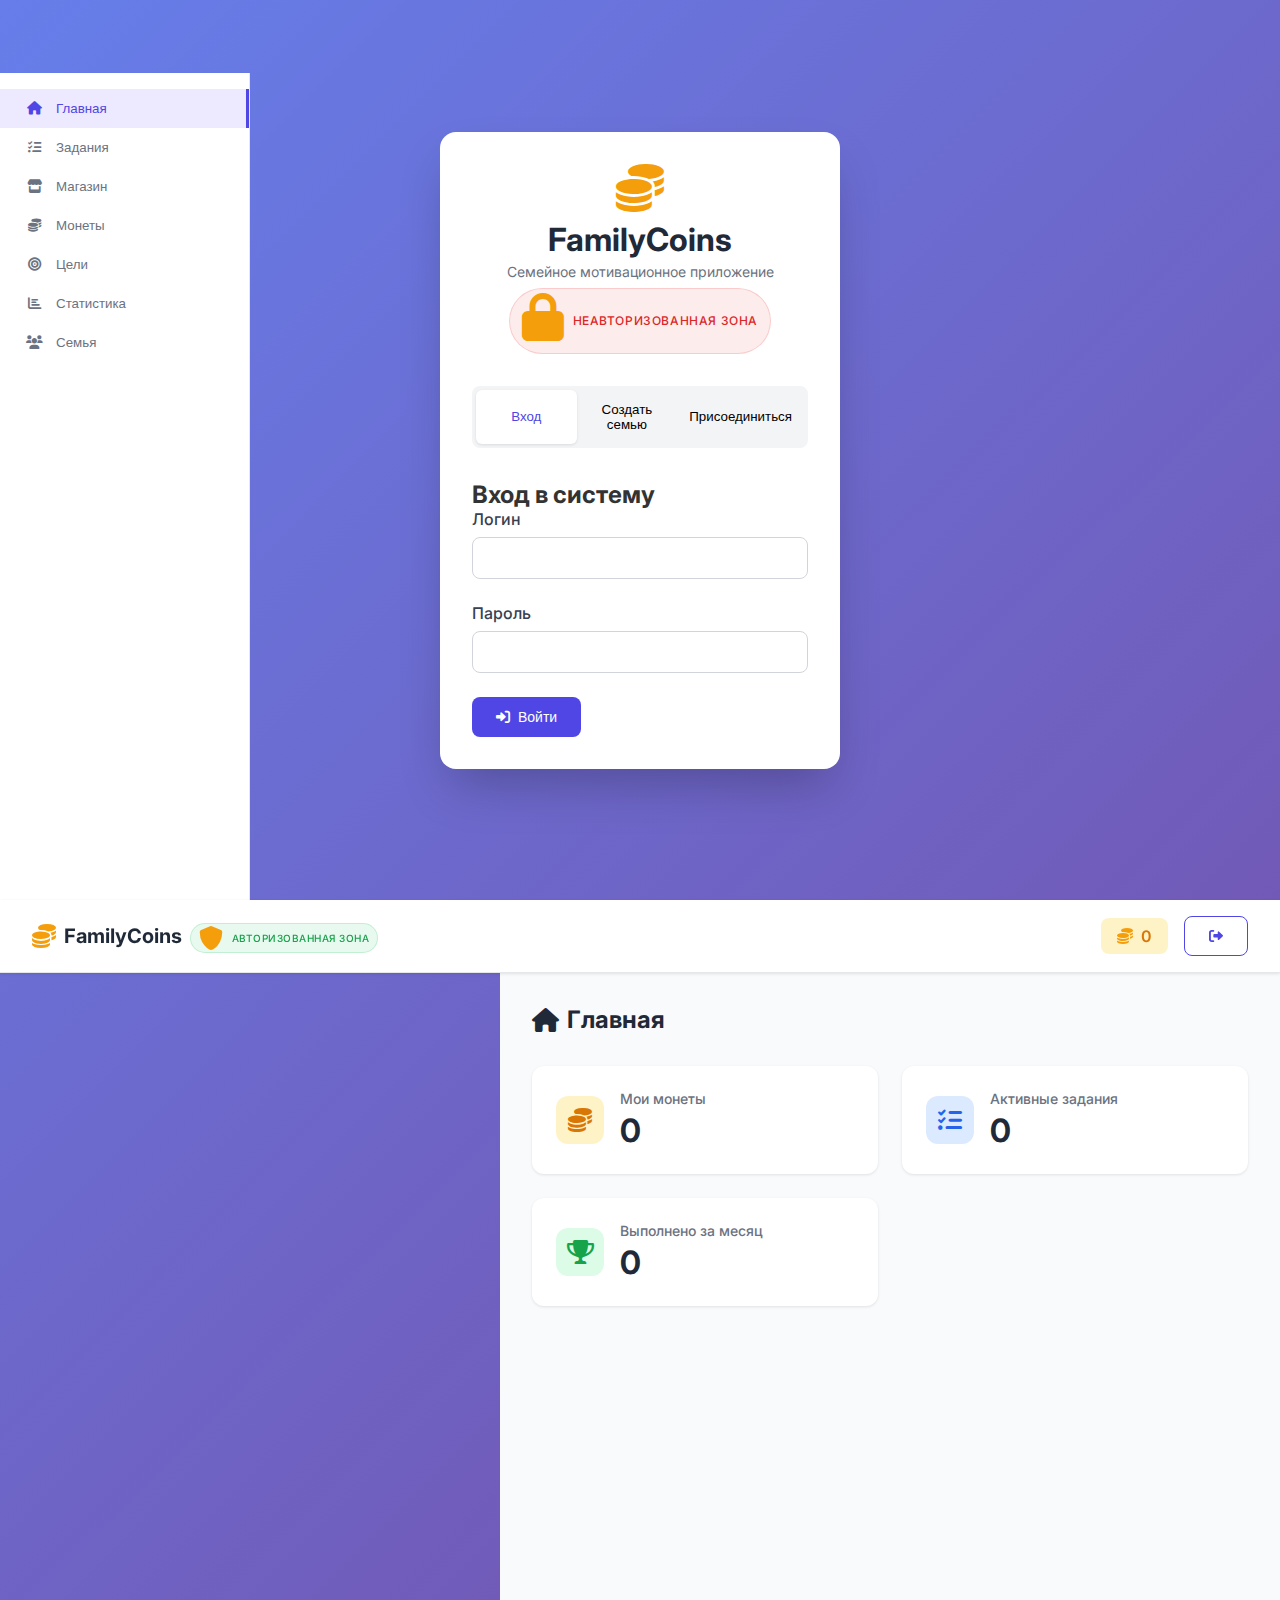
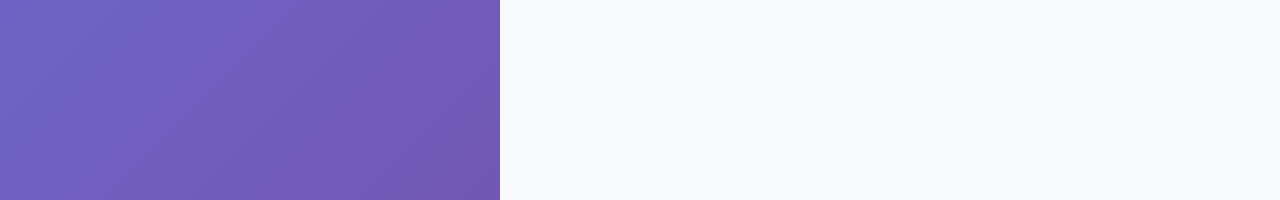
<file: index.html>
<!DOCTYPE html>
<html lang="ru">
<head>
    <meta charset="UTF-8">
    <meta name="viewport" content="width=device-width, initial-scale=1.0">
    <title>FamilyCoins - Семейное мотивационное приложение</title>
    <link rel="stylesheet" href="styles.css">
    <link href="https://fonts.googleapis.com/css2?family=Inter:wght@300;400;500;600;700&display=swap" rel="stylesheet">
    <link href="https://cdnjs.cloudflare.com/ajax/libs/font-awesome/6.0.0/css/all.min.css" rel="stylesheet">
    <!-- Конфигурация приложения -->
    <script src="config.js"></script>
</head>
<body>
    <div id="app">
        <!-- Экран авторизации -->
        <div id="auth-screen" class="screen active">
            <div class="auth-container">
                <div class="logo">
                    <i class="fas fa-coins"></i>
                    <h1>FamilyCoins</h1>
                    <p>Семейное мотивационное приложение</p>
                    <div class="auth-status">
                        <span class="status-indicator unauthorized">
                            <i class="fas fa-lock"></i>
                            Неавторизованная зона
                        </span>
                    </div>
                </div>
                
                <div class="auth-tabs">
                    <button class="tab-btn active" data-tab="login">Вход</button>
                    <button class="tab-btn" data-tab="create">Создать семью</button>
                    <button class="tab-btn" data-tab="join">Присоединиться</button>
                </div>
                
                <!-- Вход в систему -->
                <div id="login-form" class="auth-form active">
                    <h2>Вход в систему</h2>
                    <form id="login-user-form">
                        <div class="form-group">
                            <label for="login-username">Логин</label>
                            <input type="text" id="login-username" name="username" required minlength="3" maxlength="50">
                        </div>
                        <div class="form-group">
                            <label for="login-password">Пароль</label>
                            <input type="password" id="login-password" name="password" required minlength="6">
                        </div>
                        <button type="submit" class="btn btn-primary">
                            <i class="fas fa-sign-in-alt"></i>
                            Войти
                        </button>
                    </form>
                </div>
                
                <!-- Создание семьи -->
                <div id="create-family" class="auth-form">
                    <h2>Создать новую семью</h2>
                    <form id="create-family-form">
                        <div class="form-group">
                            <label for="family-name">Название семьи</label>
                            <input type="text" id="family-name" name="name" required maxlength="100">
                        </div>
                        <div class="form-group">
                            <label for="parent-name">Имя родителя</label>
                            <input type="text" id="parent-name" name="parent_name" required maxlength="100">
                        </div>
                        <div class="form-group">
                            <label for="parent-username">Логин родителя</label>
                            <input type="text" id="parent-username" name="parent_username" required minlength="3" maxlength="50">
                        </div>
                        <div class="form-group">
                            <label for="parent-password">Пароль родителя</label>
                            <input type="password" id="parent-password" name="parent_password" required minlength="6" maxlength="100">
                        </div>
                        <button type="submit" class="btn btn-primary">
                            <i class="fas fa-plus"></i>
                            Создать семью
                        </button>
                    </form>
                </div>
                
                <!-- Присоединение к семье -->
                <div id="join-family" class="auth-form">
                    <h2>Присоединиться к семье</h2>
                    <form id="join-family-form">
                        <div class="form-group">
                            <label for="join-name">Ваше имя</label>
                            <input type="text" id="join-name" name="name" required maxlength="100">
                        </div>
                        <div class="form-group">
                            <label for="join-username">Логин</label>
                            <input type="text" id="join-username" name="username" required minlength="3" maxlength="50">
                        </div>
                        <div class="form-group">
                            <label for="join-password">Пароль</label>
                            <input type="password" id="join-password" name="password" required minlength="6" maxlength="100">
                        </div>
                        <div class="form-group">
                            <label for="passcode">Код семьи</label>
                            <input type="text" id="passcode" name="passcode" required minlength="6" maxlength="6">
                        </div>
                        <div class="form-group">
                            <label for="role">Роль</label>
                            <select id="role" name="role" required>
                                <option value="child">Ребенок</option>
                                <option value="parent">Родитель</option>
                            </select>
                        </div>
                        <button type="submit" class="btn btn-primary">
                            <i class="fas fa-user-plus"></i>
                            Присоединиться
                        </button>
                    </form>
                </div>
            </div>
        </div>
        
        <!-- Главный экран -->
        <div id="main-screen" class="screen">
            <!-- Навигация -->
            <nav class="navbar">
                <div class="nav-brand">
                    <i class="fas fa-coins"></i>
                    FamilyCoins
                    <div class="auth-status">
                        <span class="status-indicator authorized">
                            <i class="fas fa-shield-alt"></i>
                            Авторизованная зона
                        </span>
                    </div>
                </div>
                <div class="nav-user">
                    <div class="user-info">
                        <span class="user-name"></span>
                        <span class="user-role"></span>
                        <span class="user-username"></span>
                    </div>
                    <div class="coin-balance">
                        <i class="fas fa-coins"></i>
                        <span id="coin-count">0</span>
                    </div>
                    <button class="btn btn-outline" onclick="logout()" title="Выйти из системы">
                        <i class="fas fa-sign-out-alt"></i>
                    </button>
                </div>
            </nav>
            
            <!-- Боковое меню -->
            <aside class="sidebar">
                <div class="sidebar-menu">
                    <button class="menu-item active" data-section="dashboard">
                        <i class="fas fa-home"></i>
                        Главная
                    </button>
                    <button class="menu-item" data-section="tasks">
                        <i class="fas fa-tasks"></i>
                        Задания
                    </button>
                    <button class="menu-item" data-section="store">
                        <i class="fas fa-store"></i>
                        Магазин
                    </button>
                    <button class="menu-item" data-section="coins">
                        <i class="fas fa-coins"></i>
                        Монеты
                    </button>
                    <button class="menu-item" data-section="goals">
                        <i class="fas fa-bullseye"></i>
                        Цели
                    </button>
                    <button class="menu-item parent-only" data-section="stats">
                        <i class="fas fa-chart-bar"></i>
                        Статистика
                    </button>
                    <button class="menu-item" data-section="family">
                        <i class="fas fa-users"></i>
                        Семья
                    </button>
                </div>
            </aside>
            
            <!-- Основное содержимое -->
            <main class="content">
                <!-- Дашборд -->
                <section id="dashboard-section" class="content-section active">
                    <div class="section-header">
                        <h2><i class="fas fa-home"></i> Главная</h2>
                    </div>
                    <div class="dashboard-grid">
                        <div class="dashboard-card">
                            <div class="card-icon">
                                <i class="fas fa-coins"></i>
                            </div>
                            <div class="card-content">
                                <h3>Мои монеты</h3>
                                <div class="card-value" id="dashboard-coins">0</div>
                            </div>
                        </div>
                        <div class="dashboard-card">
                            <div class="card-icon">
                                <i class="fas fa-tasks"></i>
                            </div>
                            <div class="card-content">
                                <h3>Активные задания</h3>
                                <div class="card-value" id="dashboard-tasks">0</div>
                            </div>
                        </div>
                        <div class="dashboard-card">
                            <div class="card-icon">
                                <i class="fas fa-trophy"></i>
                            </div>
                            <div class="card-content">
                                <h3>Выполнено за месяц</h3>
                                <div class="card-value" id="dashboard-completed">0</div>
                            </div>
                        </div>
                    </div>
                </section>
                
                <!-- Задания -->
                <section id="tasks-section" class="content-section">
                    <div class="section-header">
                        <h2><i class="fas fa-tasks"></i> Задания</h2>
                        <button class="btn btn-primary parent-only" onclick="showCreateTaskModal()">
                            <i class="fas fa-plus"></i>
                            Создать задание
                        </button>
                    </div>
                    
                    <!-- Для детей -->
                    <div class="child-tasks">
                        <div class="tasks-container" id="child-tasks">
                            <!-- Задания ребенка будут загружены здесь -->
                        </div>
                    </div>
                    
                    <!-- Для родителей -->
                    <div class="parent-tasks parent-only">
                        <div class="tasks-tabs">
                            <button class="tab-btn active" data-tab="created">Созданные задания</button>
                            <button class="tab-btn" data-tab="pending">Ожидают проверки</button>
                        </div>
                        <div class="tasks-container" id="parent-tasks">
                            <!-- Задания родителя будут загружены здесь -->
                        </div>
                    </div>
                </section>
                
                <!-- Магазин -->
                <section id="store-section" class="content-section">
                    <div class="section-header">
                        <h2><i class="fas fa-store"></i> Магазин</h2>
                        <button class="btn btn-primary parent-only" onclick="showCreateItemModal()">
                            <i class="fas fa-plus"></i>
                            Добавить товар
                        </button>
                    </div>
                    <div class="store-grid" id="store-items">
                        <!-- Товары магазина будут загружены здесь -->
                    </div>
                </section>
                
                <!-- Монеты -->
                <section id="coins-section" class="content-section">
                    <div class="section-header">
                        <h2><i class="fas fa-coins"></i> Монеты</h2>
                        <button class="btn btn-primary parent-only" onclick="showAdjustCoinsModal()">
                            <i class="fas fa-edit"></i>
                            Корректировка
                        </button>
                    </div>
                    
                    <div class="coins-info">
                        <div class="balance-card">
                            <h3>Баланс монет</h3>
                            <div class="balance-details">
                                <div class="balance-item">
                                    <span>Текущий баланс:</span>
                                    <span id="current-balance">0</span>
                                </div>
                                <div class="balance-item">
                                    <span>Всего заработано:</span>
                                    <span id="total-earned">0</span>
                                </div>
                                <div class="balance-item">
                                    <span>Всего потрачено:</span>
                                    <span id="total-spent">0</span>
                                </div>
                            </div>
                        </div>
                    </div>
                    
                    <div class="transactions-container">
                        <h3>История транзакций</h3>
                        <div class="transaction-filters">
                            <select id="transaction-type-filter">
                                <option value="">Все типы</option>
                                <option value="earned">Заработано</option>
                                <option value="spent">Потрачено</option>
                                <option value="bonus">Бонус</option>
                                <option value="penalty">Штраф</option>
                            </select>
                        </div>
                        <div class="transactions-list" id="transactions-list">
                            <!-- Транзакции будут загружены здесь -->
                        </div>
                    </div>
                </section>
                
                <!-- Статистика -->
                <section id="stats-section" class="content-section parent-only">
                    <div class="section-header">
                        <h2><i class="fas fa-chart-bar"></i> Статистика</h2>
                        <div class="period-selector">
                            <select id="stats-period">
                                <option value="week">За неделю</option>
                                <option value="month" selected>За месяц</option>
                            </select>
                        </div>
                    </div>
                    <div class="stats-container" id="stats-container">
                        <!-- Статистика будет загружена здесь -->
                    </div>
                </section>
                
                <!-- Цели -->
                <section id="goals-section" class="content-section">
                    <div class="section-header">
                        <h2><i class="fas fa-bullseye"></i> Мои цели</h2>
                        <button class="btn btn-primary" onclick="showCreateGoalModal()">
                            <i class="fas fa-plus"></i>
                            Создать цель
                        </button>
                    </div>
                    
                    <!-- Для детей -->
                    <div class="child-goals">
                        <div class="goals-container" id="child-goals">
                            <!-- Цели ребенка будут загружены здесь -->
                        </div>
                    </div>
                    
                    <!-- Для родителей -->
                    <div class="parent-goals parent-only">
                        <div class="goals-tabs">
                            <button class="tab-btn active" data-tab="family-goals">Цели семьи</button>
                            <button class="tab-btn" data-tab="create-for-child">Создать для ребенка</button>
                        </div>
                        <div class="goals-container" id="parent-goals">
                            <!-- Цели семьи будут загружены здесь -->
                        </div>
                    </div>
                </section>
                
                <!-- Семья -->
                <section id="family-section" class="content-section">
                    <div class="section-header">
                        <h2><i class="fas fa-users"></i> Информация о семье</h2>
                    </div>
                    <div class="family-info">
                        <div class="family-card">
                            <div class="card-header">
                                <h3 id="family-name-display">Название семьи</h3>
                                <div class="family-id">
                                    <label>ID семьи:</label>
                                    <div class="code-container">
                                        <code id="family-id">--------</code>
                                        <button class="btn btn-sm" onclick="copyFamilyId()" title="Копировать ID семьи">
                                            <i class="fas fa-copy"></i>
                                        </button>
                                    </div>
                                </div>
                            </div>
                            <div class="family-code">
                                <label><i class="fas fa-key"></i> Код для присоединения:</label>
                                <div class="code-container">
                                    <code id="family-passcode">------</code>
                                    <button class="btn btn-sm" onclick="copyPasscode()" title="Копировать код">
                                        <i class="fas fa-copy"></i>
                                    </button>
                                </div>
                            </div>
                        </div>
                        
                        <div class="family-members-section">
                            <h3><i class="fas fa-users"></i> Члены семьи</h3>
                            <div id="family-members" class="family-members">
                                <!-- Члены семьи будут загружены здесь -->
                            </div>
                        </div>
                    </div>
                </section>
            </main>
        </div>
    </div>
    
    <!-- Модальные окна -->
    <div id="modal-overlay" class="modal-overlay">
        <!-- Создание задания -->
        <div id="create-task-modal" class="modal">
            <div class="modal-header">
                <h3>Создать задание</h3>
                <button class="modal-close" onclick="closeModal()">&times;</button>
            </div>
            <div class="modal-body">
                <form id="create-task-form">
                    <div class="form-group">
                        <label for="task-template">Шаблон задания</label>
                        <select id="task-template" name="template_id">
                            <!-- Шаблоны будут загружены здесь -->
                        </select>
                    </div>
                    <div class="form-group">
                        <label for="task-children">Назначить детям</label>
                        <div id="task-children" class="checkbox-group">
                            <!-- Дети будут загружены здесь -->
                        </div>
                    </div>
                    <div class="form-group">
                        <label for="task-due-date">Срок выполнения</label>
                        <input type="date" id="task-due-date" name="due_date">
                    </div>
                    <div class="form-group">
                        <label for="task-coins">Награда (монеты)</label>
                        <input type="number" id="task-coins" name="coins" min="1" value="10">
                    </div>
                </form>
            </div>
            <div class="modal-footer">
                <button class="btn btn-secondary" onclick="closeModal()">Отмена</button>
                <button class="btn btn-primary" onclick="createTask()">Создать</button>
            </div>
        </div>
        
        <!-- Создание товара -->
        <div id="create-item-modal" class="modal">
            <div class="modal-header">
                <h3>Добавить товар</h3>
                <button class="modal-close" onclick="closeModal()">&times;</button>
            </div>
            <div class="modal-body">
                <form id="create-item-form">
                    <div class="form-group">
                        <label for="item-name">Название товара</label>
                        <input type="text" id="item-name" name="name" required>
                    </div>
                    <div class="form-group">
                        <label for="item-description">Описание</label>
                        <textarea id="item-description" name="description"></textarea>
                    </div>
                    <div class="form-group">
                        <label for="item-price">Цена (монеты)</label>
                        <input type="number" id="item-price" name="price" min="1" required>
                    </div>
                    <div class="form-group">
                        <label for="item-category">Категория</label>
                        <select id="item-category" name="category">
                            <option value="reward">Награда</option>
                            <option value="privilege">Привилегия</option>
                            <option value="experience">Опыт</option>
                            <option value="item">Предмет</option>
                        </select>
                    </div>
                </form>
            </div>
            <div class="modal-footer">
                <button class="btn btn-secondary" onclick="closeModal()">Отмена</button>
                <button class="btn btn-primary" onclick="createStoreItem()">Добавить</button>
            </div>
        </div>
        
        <!-- Корректировка монет -->
        <div id="adjust-coins-modal" class="modal">
            <div class="modal-header">
                <h3>Корректировка монет</h3>
                <button class="modal-close" onclick="closeModal()">&times;</button>
            </div>
            <div class="modal-body">
                <form id="adjust-coins-form">
                    <div class="form-group">
                        <label for="adjust-child">Ребенок</label>
                        <select id="adjust-child" name="child_id" required>
                            <!-- Дети будут загружены здесь -->
                        </select>
                    </div>
                    <div class="form-group">
                        <label for="adjust-amount">Сумма</label>
                        <input type="number" id="adjust-amount" name="amount" required>
                        <small>Положительное число для добавления, отрицательное для вычитания</small>
                    </div>
                    <div class="form-group">
                        <label for="adjust-reason">Причина</label>
                        <input type="text" id="adjust-reason" name="reason" required>
                    </div>
                </form>
            </div>
            <div class="modal-footer">
                <button class="btn btn-secondary" onclick="closeModal()">Отмена</button>
                <button class="btn btn-primary" onclick="adjustCoins()">Применить</button>
            </div>
        </div>
        
        <!-- Создание цели -->
        <div id="create-goal-modal" class="modal">
            <div class="modal-header">
                <h3>Создать цель</h3>
                <button class="modal-close" onclick="closeModal()">&times;</button>
            </div>
            <div class="modal-body">
                <form id="create-goal-form">
                    <div class="form-group">
                        <label for="goal-title">Название цели</label>
                        <input type="text" id="goal-title" name="title" required maxlength="200">
                    </div>
                    <div class="form-group">
                        <label for="goal-description">Описание</label>
                        <textarea id="goal-description" name="description" rows="3"></textarea>
                    </div>
                    <div class="form-group">
                        <label for="goal-type">Тип цели</label>
                        <select id="goal-type" name="goal_type" required onchange="Goals.onGoalTypeChange()">
                            <option value="">Выберите тип цели</option>
                            <option value="coin_saving">Накопить монеты</option>
                            <option value="store_item">Накопить на товар</option>
                            <option value="habit_building">Выработать привычку</option>
                            <option value="mixed">Смешанная цель</option>
                        </select>
                    </div>
                    
                    <!-- Для родителей - выбор ребенка -->
                    <div class="form-group parent-only">
                        <label for="goal-child">Для ребенка</label>
                        <select id="goal-child" name="child_id">
                            <!-- Дети будут загружены здесь -->
                        </select>
                    </div>
                    
                    <!-- Условия цели -->
                    <div id="goal-conditions" class="goal-conditions">
                        <!-- Условия будут добавлены динамически -->
                    </div>
                    
                    <div class="form-group">
                        <label for="goal-deadline">Срок достижения (необязательно)</label>
                        <input type="date" id="goal-deadline" name="deadline">
                    </div>
                    <div class="form-group">
                        <label for="goal-reward">Бонусные монеты за достижение</label>
                        <input type="number" id="goal-reward" name="reward_coins" min="0" value="50">
                    </div>
                </form>
            </div>
            <div class="modal-footer">
                <button class="btn btn-secondary" onclick="closeModal()">Отмена</button>
                <button class="btn btn-primary" onclick="Goals.createGoal()">Создать цель</button>
            </div>
        </div>
        
        <!-- Детали цели -->
        <div id="goal-details-modal" class="modal">
            <div class="modal-header">
                <h3>Детали цели</h3>
                <button class="modal-close" onclick="closeModal()">&times;</button>
            </div>
            <div class="modal-body">
                <div id="goal-details-content">
                    <!-- Детали цели будут загружены здесь -->
                </div>
            </div>
            <div class="modal-footer">
                <button class="btn btn-secondary" onclick="closeModal()">Закрыть</button>
                <div id="goal-action-buttons">
                    <!-- Кнопки действий будут добавлены динамически -->
                </div>
            </div>
        </div>
    </div>
    
    <!-- Toast уведомления -->
    <div id="toast-container" class="toast-container"></div>
    
    <script src="app.js"></script>
</body>
</html>
</file>
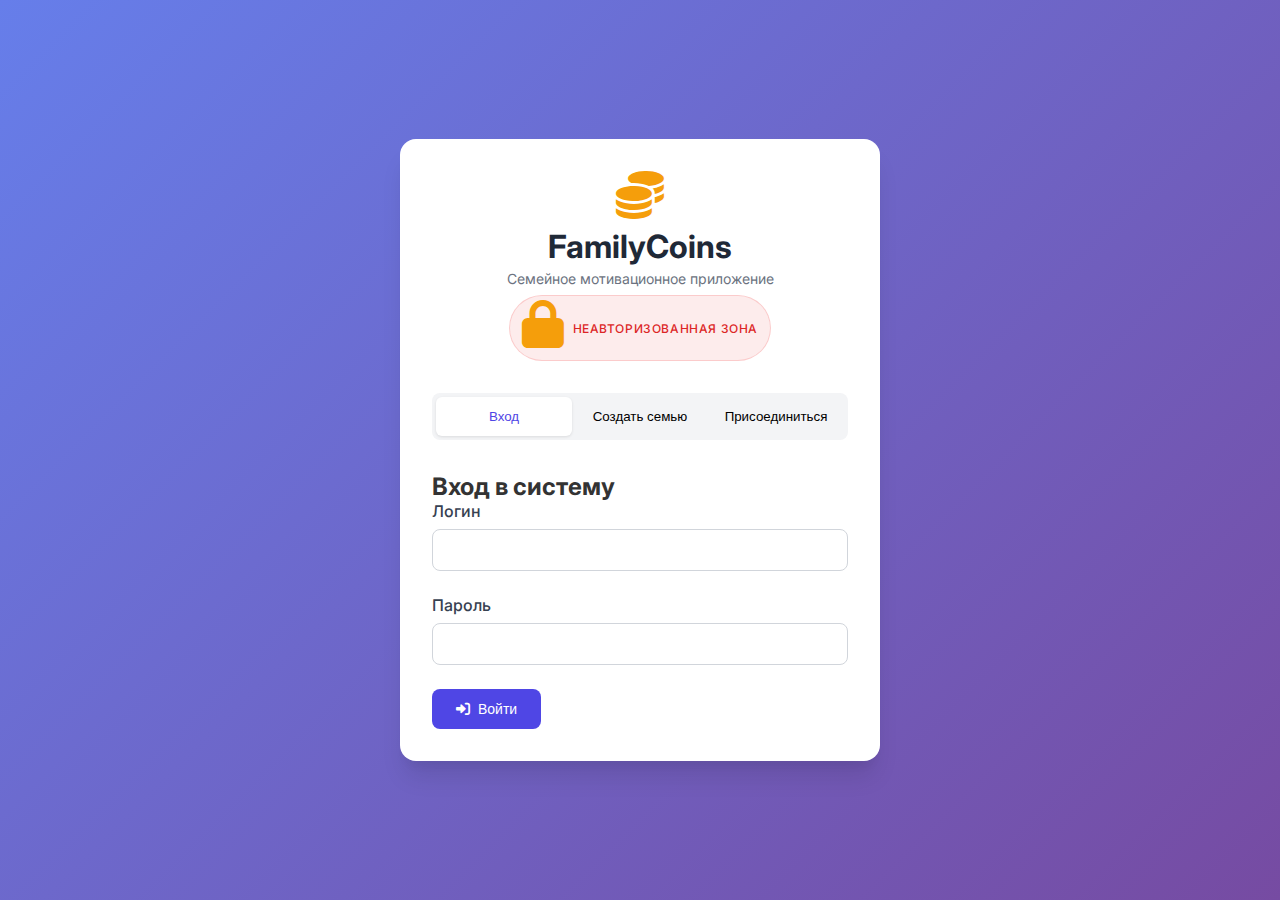
<file: dashboard.html>
<!DOCTYPE html>
<html lang="ru">
<head>
    <meta charset="UTF-8">
    <meta name="viewport" content="width=device-width, initial-scale=1.0">
    <title>FamilyCoins - Панель управления</title>
    <link rel="stylesheet" href="styles.css">
    <link href="https://fonts.googleapis.com/css2?family=Inter:wght@300;400;500;600;700&display=swap" rel="stylesheet">
    <link href="https://cdnjs.cloudflare.com/ajax/libs/font-awesome/6.0.0/css/all.min.css" rel="stylesheet">
</head>
<body class="dashboard-body">
    <div id="app">
        <div class="main-layout">
            <!-- Навигация -->
            <nav class="navbar">
                <div class="nav-brand">
                    <i class="fas fa-coins"></i>
                    FamilyCoins
                    <div class="auth-status">
                        <span class="status-indicator authorized">
                            <i class="fas fa-shield-alt"></i>
                            Авторизованная зона
                        </span>
                    </div>
                </div>
                <div class="nav-user">
                    <div class="user-info">
                        <span class="user-name"></span>
                        <span class="user-role"></span>
                        <span class="user-username"></span>
                    </div>
                    <div class="coin-balance">
                        <i class="fas fa-coins"></i>
                        <span id="coin-count">0</span>
                    </div>
                    <button class="btn btn-outline" onclick="logout()" title="Выйти из системы">
                        <i class="fas fa-sign-out-alt"></i>
                    </button>
                </div>
            </nav>
            
            <!-- Боковое меню -->
            <aside class="sidebar">
                <div class="sidebar-menu">
                    <button class="menu-item active" data-section="dashboard">
                        <i class="fas fa-home"></i>
                        Главная
                    </button>
                    <button class="menu-item" data-section="tasks">
                        <i class="fas fa-tasks"></i>
                        Задания
                    </button>
                    <button class="menu-item" data-section="store">
                        <i class="fas fa-store"></i>
                        Магазин
                    </button>
                    <button class="menu-item" data-section="coins">
                        <i class="fas fa-coins"></i>
                        Монеты
                    </button>
                    <button class="menu-item" data-section="goals">
                        <i class="fas fa-bullseye"></i>
                        Цели
                    </button>
                    <button class="menu-item parent-only" data-section="stats">
                        <i class="fas fa-chart-bar"></i>
                        Статистика
                    </button>
                    <button class="menu-item" data-section="family">
                        <i class="fas fa-users"></i>
                        Семья
                    </button>
                </div>
            </aside>
            
            <!-- Основное содержимое -->
            <main class="content">
                <!-- Дашборд -->
                <section id="dashboard-section" class="content-section active">
                    <div class="section-header">
                        <h2><i class="fas fa-home"></i> Главная</h2>
                    </div>
                    <!-- Общая статистика -->
                    <div class="dashboard-grid">
                        <div class="stat-card">
                            <div class="stat-icon">
                                <i class="fas fa-coins"></i>
                            </div>
                            <div class="stat-info">
                                <h3 id="dashboard-coins">0</h3>
                                <p>Монет</p>
                            </div>
                        </div>
                        <div class="stat-card">
                            <div class="stat-icon">
                                <i class="fas fa-tasks"></i>
                            </div>
                            <div class="stat-info">
                                <h3 id="dashboard-total-tasks">0</h3>
                                <p>Всего заданий</p>
                            </div>
                        </div>
                        <div class="stat-card">
                            <div class="stat-icon">
                                <i class="fas fa-users"></i>
                            </div>
                            <div class="stat-info">
                                <h3 id="dashboard-family">-</h3>
                                <p>Семья</p>
                            </div>
                        </div>
                    </div>

                    <!-- Статистика заданий для родителей -->
                    <div class="parent-only task-stats-section">
                        <h3><i class="fas fa-chart-pie"></i> Статистика заданий</h3>
                        <div class="task-stats-grid">
                            <div class="task-stat-card in-progress">
                                <div class="stat-icon">
                                    <i class="fas fa-play-circle"></i>
                                </div>
                                <div class="stat-info">
                                    <h3 id="tasks-in-progress">0</h3>
                                    <p>В работе</p>
                                </div>
                            </div>
                            <div class="task-stat-card pending">
                                <div class="stat-icon">
                                    <i class="fas fa-clock"></i>
                                </div>
                                <div class="stat-info">
                                    <h3 id="tasks-pending">0</h3>
                                    <p>На проверке</p>
                                </div>
                            </div>
                            <div class="task-stat-card completed">
                                <div class="stat-icon">
                                    <i class="fas fa-check-circle"></i>
                                </div>
                                <div class="stat-info">
                                    <h3 id="tasks-completed">0</h3>
                                    <p>Завершены</p>
                                </div>
                            </div>
                        </div>
                    </div>

                    <!-- Статистика по детям для родителей -->
                    <div class="parent-only children-stats-section">
                        <h3><i class="fas fa-child"></i> Активность детей</h3>
                        <div id="children-stats" class="children-stats">
                            <!-- Статистика по детям будет загружена здесь -->
                        </div>
                    </div>
                </section>
                
                <!-- Задания -->
                <section id="tasks-section" class="content-section">
                    <div class="section-header">
                        <h2><i class="fas fa-tasks"></i> Задания</h2>
                        <button class="btn btn-primary parent-only" onclick="showCreateTaskModal()">
                            <i class="fas fa-plus"></i>
                            Создать задание
                        </button>
                    </div>
                    <!-- Для детей -->
                    <div class="child-tasks">
                        <div class="tasks-container" id="child-tasks">
                            <!-- Задания ребенка будут загружены здесь -->
                        </div>
                    </div>
                    
                    <!-- Для родителей -->
                    <div class="parent-tasks parent-only">
                        <div class="tasks-tabs">
                            <button class="tab-btn active" data-tab="active" onclick="Tasks.switchTab('active')">Активные задания</button>
                            <button class="tab-btn" data-tab="pending" onclick="Tasks.switchTab('pending')">Ожидают проверки</button>
                            <button class="tab-btn" data-tab="history" onclick="Tasks.switchTab('history')">История заданий</button>
                        </div>
                        
                        <!-- Фильтры для истории -->
                        <div id="task-filters" class="task-filters" style="display: none;">
                            <div class="filter-group">
                                <label for="status-filter">Статус:</label>
                                <select id="status-filter" onchange="Tasks.applyFilters()">
                                    <option value="all">Все статусы</option>
                                    <option value="assigned">В работе</option>
                                    <option value="completed">На проверке</option>
                                    <option value="approved">Одобрено</option>
                                    <option value="rejected">Отклонено</option>
                                </select>
                            </div>
                            <div class="filter-group">
                                <label for="child-filter">Ребенок:</label>
                                <select id="child-filter" onchange="Tasks.applyFilters()">
                                    <option value="all">Все дети</option>
                                    <!-- Дети будут загружены динамически -->
                                </select>
                            </div>
                            <div class="filter-group">
                                <label for="period-filter">Период:</label>
                                <select id="period-filter" onchange="Tasks.applyFilters()">
                                    <option value="all">За все время</option>
                                    <option value="week">За неделю</option>
                                    <option value="month" selected>За месяц</option>
                                </select>
                            </div>
                        </div>

                        <div class="tasks-container" id="parent-tasks">
                            <!-- Задания родителя будут загружены здесь -->
                        </div>
                    </div>
                </section>
                
                <!-- Магазин -->
                <section id="store-section" class="content-section">
                    <div class="section-header">
                        <h2><i class="fas fa-store"></i> Магазин</h2>
                        <button class="btn btn-primary parent-only" onclick="showCreateItemModal()">
                            <i class="fas fa-plus"></i>
                            Добавить товар
                        </button>
                    </div>
                    <div class="store-container" id="store-container">
                        <!-- Товары будут загружены здесь -->
                    </div>
                </section>
                
                <!-- Монеты -->
                <section id="coins-section" class="content-section">
                    <div class="section-header">
                        <h2><i class="fas fa-coins"></i> Монеты</h2>
                        <button class="btn btn-primary parent-only" onclick="showAdjustCoinsModal()">
                            <i class="fas fa-edit"></i>
                            Корректировать баланс
                        </button>
                    </div>
                    <div class="coins-info">
                        <div class="balance-card">
                            <h3>Текущий баланс</h3>
                            <div class="balance-amount">
                                <i class="fas fa-coins"></i>
                                <span id="balance-amount">0</span>
                            </div>
                        </div>
                        <div class="stats-grid">
                            <div class="stat-item">
                                <span class="stat-label">Всего заработано</span>
                                <span class="stat-value" id="total-earned">0</span>
                            </div>
                            <div class="stat-item">
                                <span class="stat-label">Всего потрачено</span>
                                <span class="stat-value" id="total-spent">0</span>
                            </div>
                        </div>
                    </div>
                    <div class="transactions-container">
                        <h3>История транзакций</h3>
                        <div class="filter-controls">
                            <select id="transaction-type-filter">
                                <option value="all">Все транзакции</option>
                                <option value="earned">Заработано</option>
                                <option value="spent">Потрачено</option>
                                <option value="adjustment">Корректировки</option>
                            </select>
                        </div>
                        <div id="transactions-list">
                            <!-- Транзакции будут загружены здесь -->
                        </div>
                    </div>
                </section>
                
                <!-- Статистика -->
                <section id="stats-section" class="content-section">
                    <div class="section-header">
                        <h2><i class="fas fa-chart-bar"></i> Статистика</h2>
                        <select id="stats-period">
                            <option value="week">За неделю</option>
                            <option value="month" selected>За месяц</option>
                        </select>
                    </div>
                    <div class="stats-container" id="stats-container">
                        <!-- Статистика будет загружена здесь -->
                    </div>
                </section>
                
                <!-- Цели -->
                <section id="goals-section" class="content-section">
                    <div class="section-header">
                        <h2><i class="fas fa-bullseye"></i> Мои цели</h2>
                        <button class="btn btn-primary" onclick="showCreateGoalModal()">
                            <i class="fas fa-plus"></i>
                            Создать цель
                        </button>
                    </div>
                    
                    <!-- Для детей -->
                    <div class="child-goals">
                        <div class="goals-container" id="child-goals">
                            <!-- Цели ребенка будут загружены здесь -->
                        </div>
                    </div>
                    
                    <!-- Для родителей -->
                    <div class="parent-goals parent-only">
                        <div class="goals-tabs">
                            <button class="tab-btn active" data-tab="family-goals" onclick="Goals.switchTab('family-goals')">Цели семьи</button>
                            <button class="tab-btn" data-tab="create-for-child" onclick="Goals.switchTab('create-for-child')">Создать для ребенка</button>
                        </div>
                        <div class="goals-container" id="parent-goals">
                            <!-- Цели семьи будут загружены здесь -->
                        </div>
                    </div>
                </section>
                
                <!-- Семья -->
                <section id="family-section" class="content-section">
                    <div class="section-header">
                        <h2><i class="fas fa-users"></i> Информация о семье</h2>
                    </div>
                    <div class="family-info">
                        <div class="family-card">
                            <div class="card-header">
                                <h3 id="family-name-display">Название семьи</h3>
                                <div class="family-id">
                                    <label>ID семьи:</label>
                                    <div class="code-container">
                                        <code id="family-id">--------</code>
                                        <button class="btn btn-sm" onclick="copyFamilyId()" title="Копировать ID семьи">
                                            <i class="fas fa-copy"></i>
                                        </button>
                                    </div>
                                </div>
                            </div>
                            <div class="family-code">
                                <label><i class="fas fa-key"></i> Код для присоединения:</label>
                                <div class="code-container">
                                    <code id="family-passcode">------</code>
                                    <button class="btn btn-sm" onclick="copyPasscode()" title="Копировать код">
                                        <i class="fas fa-copy"></i>
                                    </button>
                                </div>
                            </div>
                        </div>
                        
                        <div class="family-members-section">
                            <h3><i class="fas fa-users"></i> Члены семьи</h3>
                            <div id="family-members" class="family-members">
                                <!-- Члены семьи будут загружены здесь -->
                            </div>
                        </div>
                    </div>
                </section>
            </main>
        </div>
    </div>
    
    <!-- Модальные окна -->
    <div id="modal-overlay" class="modal-overlay">
        <!-- Создание задания -->
        <div id="create-task-modal" class="modal">
            <div class="modal-header">
                <h3>Создать задание</h3>
                <button class="modal-close" onclick="closeModal()">&times;</button>
            </div>
            <div class="modal-body">
                <form id="create-task-form">
                    <div class="form-group">
                        <label for="task-template">Шаблон задания</label>
                        <select id="task-template" name="template_id">
                            <!-- Шаблоны будут загружены здесь -->
                        </select>
                    </div>
                    <div class="form-group">
                        <label for="task-children">Назначить детям</label>
                        <div id="task-children" class="checkbox-group">
                            <!-- Дети будут загружены здесь -->
                        </div>
                    </div>
                    <div class="form-group">
                        <label for="task-due-date">Срок выполнения</label>
                        <input type="date" id="task-due-date" name="due_date">
                    </div>
                    <div class="form-group">
                        <label for="task-coins">Награда (монеты)</label>
                        <input type="number" id="task-coins" name="coins" min="1" value="10">
                    </div>
                </form>
            </div>
            <div class="modal-footer">
                <button class="btn btn-secondary" onclick="closeModal()">Отмена</button>
                <button class="btn btn-primary" onclick="createTask()">Создать</button>
            </div>
        </div>
        
        <!-- Создание товара -->
        <div id="create-item-modal" class="modal">
            <div class="modal-header">
                <h3>Добавить товар</h3>
                <button class="modal-close" onclick="closeModal()">&times;</button>
            </div>
            <div class="modal-body">
                <form id="create-item-form">
                    <div class="form-group">
                        <label for="item-title">Название товара</label>
                        <input type="text" id="item-title" name="title" required>
                    </div>
                    <div class="form-group">
                        <label for="item-description">Описание</label>
                        <textarea id="item-description" name="description"></textarea>
                    </div>
                    <div class="form-group">
                        <label for="item-cost">Стоимость (монеты)</label>
                        <input type="number" id="item-cost" name="cost" min="1" required>
                    </div>
                    <div class="form-group">
                        <label for="item-category">Категория</label>
                        <select id="item-category" name="category">
                            <option value="reward">Награда</option>
                            <option value="privilege">Привилегия</option>
                            <option value="activity">Активность</option>
                        </select>
                    </div>
                </form>
            </div>
            <div class="modal-footer">
                <button class="btn btn-secondary" onclick="closeModal()">Отмена</button>
                <button class="btn btn-primary" onclick="createStoreItem()">Добавить</button>
            </div>
        </div>

        <!-- Корректировка монет -->
        <div id="adjust-coins-modal" class="modal">
            <div class="modal-header">
                <h3>Корректировать баланс</h3>
                <button class="modal-close" onclick="closeModal()">&times;</button>
            </div>
            <div class="modal-body">
                <form id="adjust-coins-form">
                    <div class="form-group">
                        <label for="adjust-children">Выберите ребенка</label>
                        <div id="adjust-children" class="checkbox-group">
                            <!-- Дети будут загружены здесь -->
                        </div>
                    </div>
                    <div class="form-group">
                        <label for="adjust-amount">Сумма корректировки</label>
                        <input type="number" id="adjust-amount" name="amount" required>
                        <small>Положительное число - добавить монеты, отрицательное - убрать</small>
                    </div>
                    <div class="form-group">
                        <label for="adjust-reason">Причина</label>
                        <input type="text" id="adjust-reason" name="reason" placeholder="Причина корректировки">
                    </div>
                </form>
            </div>
            <div class="modal-footer">
                <button class="btn btn-secondary" onclick="closeModal()">Отмена</button>
                <button class="btn btn-primary" onclick="adjustCoins()">Применить</button>
            </div>
        </div>

        <!-- Создание цели (пошаговая форма) -->
        <div id="create-goal-modal" class="modal large-modal">
            <div class="modal-header">
                <h3>
                    <span id="goal-form-title">Создать цель</span>
                    <div class="step-indicator">
                        <span class="step active" data-step="1">1</span>
                        <span class="step" data-step="2">2</span>
                        <span class="step" data-step="3">3</span>
                    </div>
                </h3>
                <button class="modal-close" onclick="closeModal()">&times;</button>
            </div>
            <div class="modal-body">
                <!-- Прогресс-бар -->
                <div class="progress-container">
                    <div class="progress-bar">
                        <div class="progress-fill" id="goal-progress-fill" style="width: 33.33%"></div>
                    </div>
                    <div class="progress-labels">
                        <span class="active">Исполнитель</span>
                        <span>Тип цели</span>
                        <span>Параметры</span>
                    </div>
                </div>

                <!-- Шаг 1: Выбор исполнителя -->
                <div id="goal-step-1" class="goal-step active">
                    <h4>Выберите исполнителя цели</h4>
                    <div id="executor-options" class="executor-grid">
                        <!-- Исполнители будут загружены здесь -->
                    </div>
                </div>

                <!-- Шаг 2: Выбор типа цели -->
                <div id="goal-step-2" class="goal-step">
                    <h4>Выберите тип цели</h4>
                    <div id="goal-type-options" class="goal-type-grid">
                        <!-- Типы целей будут загружены здесь -->
                    </div>
                </div>

                <!-- Шаг 3: Параметры цели -->
                <div id="goal-step-3" class="goal-step">
                    <h4 id="goal-step-3-title">Настройте параметры цели</h4>
                    
                    <!-- Общие параметры -->
                    <div class="goal-basic-params">
                        <div class="form-group">
                            <label for="goal-title">Название цели</label>
                            <input type="text" id="goal-title" name="title" required maxlength="200">
                        </div>
                        <div class="form-group">
                            <label for="goal-description">Описание (необязательно)</label>
                            <textarea id="goal-description" name="description" rows="3"></textarea>
                        </div>
                        <div class="form-row">
                            <div class="form-group">
                                <label for="goal-deadline">Срок достижения</label>
                                <input type="date" id="goal-deadline" name="deadline">
                            </div>
                            <div class="form-group">
                                <label for="goal-reward">Бонусные монеты</label>
                                <input type="number" id="goal-reward" name="reward_coins" min="0" value="50">
                            </div>
                        </div>
                    </div>

                    <!-- Параметры для товара из магазина -->
                    <div id="store-item-params" class="goal-type-params" style="display: none;">
                        <h5><i class="fas fa-shopping-cart"></i> Выбор товара</h5>
                        <div id="store-items-grid" class="store-items-selection">
                            <!-- Товары будут загружены здесь -->
                        </div>
                    </div>

                    <!-- Параметры для привычки -->
                    <div id="habit-params" class="goal-type-params" style="display: none;">
                        <h5><i class="fas fa-calendar-check"></i> Настройки привычки</h5>
                        <div class="habit-config">
                            <div class="form-row">
                                <div class="form-group">
                                    <label for="habit-actions">Количество действий</label>
                                    <input type="number" id="habit-actions" name="habit_actions" min="1" value="10">
                                    <small>Сколько раз нужно выполнить действие</small>
                                </div>
                                <div class="form-group">
                                    <label for="habit-period">Период</label>
                                    <div class="period-inputs">
                                        <input type="number" id="habit-period-value" name="habit_period_value" min="1" value="30">
                                        <select id="habit-period-type" name="habit_period_type">
                                            <option value="days">дней</option>
                                            <option value="weeks">недель</option>
                                            <option value="months">месяцев</option>
                                        </select>
                                    </div>
                                </div>
                            </div>
                            <div class="form-group">
                                <label>
                                    <input type="checkbox" id="habit-streak" name="habit_streak">
                                    Требуется выполнение подряд (без пропусков)
                                </label>
                            </div>
                            
                            <h6>Награда за выполнение</h6>
                            <div class="reward-config">
                                <div class="form-group">
                                    <label for="habit-reward-type">Тип награды</label>
                                    <select id="habit-reward-type" name="habit_reward_type" onchange="GoalForm.onHabitRewardTypeChange()">
                                        <option value="coins">Монеты</option>
                                        <option value="store_item">Товар из магазина</option>
                                    </select>
                                </div>
                                <div id="habit-coins-reward" class="form-group">
                                    <label for="habit-reward-coins">Количество монет</label>
                                    <input type="number" id="habit-reward-coins" name="habit_reward_coins" min="0" value="100">
                                </div>
                                <div id="habit-item-reward" class="form-group" style="display: none;">
                                    <label for="habit-reward-item">Товар-награда</label>
                                    <select id="habit-reward-item" name="habit_reward_item">
                                        <!-- Товары будут загружены здесь -->
                                    </select>
                                </div>
                            </div>
                        </div>
                    </div>

                    <!-- Параметры для накопления монет -->
                    <div id="coin-saving-params" class="goal-type-params" style="display: none;">
                        <h5><i class="fas fa-coins"></i> Накопление монет</h5>
                        <div class="form-group">
                            <label for="coin-target">Целевая сумма</label>
                            <input type="number" id="coin-target" name="coin_target" min="1" value="500">
                            <small>Сколько монет нужно накопить</small>
                        </div>
                    </div>
                </div>
            </div>
            <div class="modal-footer">
                <button class="btn btn-secondary" id="goal-prev-btn" onclick="GoalForm.prevStep()" style="display: none;">
                    <i class="fas fa-chevron-left"></i> Назад
                </button>
                <button class="btn btn-secondary" onclick="closeModal()">Отмена</button>
                <button class="btn btn-primary" id="goal-next-btn" onclick="GoalForm.nextStep()">
                    Далее <i class="fas fa-chevron-right"></i>
                </button>
                <button class="btn btn-success" id="goal-create-btn" onclick="GoalForm.createGoal()" style="display: none;">
                    <i class="fas fa-plus"></i> Создать цель
                </button>
            </div>
        </div>
        
        <!-- Детали цели -->
        <div id="goal-details-modal" class="modal">
            <div class="modal-header">
                <h3>Детали цели</h3>
                <button class="modal-close" onclick="closeModal()">&times;</button>
            </div>
            <div class="modal-body">
                <div id="goal-details-content">
                    <!-- Детали цели будут загружены здесь -->
                </div>
            </div>
            <div class="modal-footer">
                <button class="btn btn-secondary" onclick="closeModal()">Закрыть</button>
                <div id="goal-action-buttons">
                    <!-- Кнопки действий будут добавлены динамически -->
                </div>
            </div>
        </div>

        <!-- Детальный профиль ребенка -->
        <div id="child-profile-modal" class="modal large-modal">
            <div class="modal-header">
                <h3><i class="fas fa-child"></i> Профиль ребенка: <span id="child-profile-name"></span></h3>
                <button class="modal-close" onclick="closeModal()">&times;</button>
            </div>
            <div class="modal-body">
                <!-- Общая информация -->
                <div class="child-profile-overview">
                    <div class="profile-card">
                        <div class="profile-avatar">
                            <i class="fas fa-child"></i>
                            <span id="child-avatar-letter"></span>
                        </div>
                        <div class="profile-info">
                            <h4 id="child-name-display"></h4>
                            <p id="child-username-display"></p>
                            <div class="profile-stats">
                                <div class="profile-stat">
                                    <span class="stat-value" id="child-coin-balance">0</span>
                                    <span class="stat-label">Монет</span>
                                </div>
                                <div class="profile-stat">
                                    <span class="stat-value" id="child-total-tasks">0</span>
                                    <span class="stat-label">Всего заданий</span>
                                </div>
                                <div class="profile-stat">
                                    <span class="stat-value" id="child-completed-tasks">0</span>
                                    <span class="stat-label">Выполнено</span>
                                </div>
                            </div>
                        </div>
                    </div>
                </div>

                <!-- Вкладки профиля -->
                <div class="profile-tabs">
                    <button class="profile-tab-btn active" data-tab="tasks" onclick="ChildProfile.switchTab('tasks')">Задания</button>
                    <button class="profile-tab-btn" data-tab="coins" onclick="ChildProfile.switchTab('coins')">Монеты</button>
                    <button class="profile-tab-btn" data-tab="goals" onclick="ChildProfile.switchTab('goals')">Цели</button>
                </div>

                <!-- Содержимое вкладок -->
                <div class="profile-content">
                    <!-- Вкладка заданий -->
                    <div id="profile-tasks-tab" class="profile-tab-content active">
                        <div class="task-filters-row">
                            <div class="filter-group">
                                <label>Период:</label>
                                <select id="child-period-filter" onchange="ChildProfile.applyFilters()">
                                    <option value="all">За все время</option>
                                    <option value="day">За день</option>
                                    <option value="week">За неделю</option>
                                    <option value="month" selected>За месяц</option>
                                </select>
                            </div>
                            <div class="filter-group">
                                <label>Статус:</label>
                                <select id="child-status-filter" onchange="ChildProfile.applyFilters()">
                                    <option value="all">Все статусы</option>
                                    <option value="assigned">В работе</option>
                                    <option value="completed">На проверке</option>
                                    <option value="approved">Выполнено</option>
                                    <option value="rejected">Отклонено</option>
                                </select>
                            </div>
                        </div>
                        <div class="child-task-stats-grid">
                            <div class="child-task-stat-card assigned">
                                <div class="stat-icon"><i class="fas fa-play-circle"></i></div>
                                <div class="stat-info">
                                    <span class="stat-value" id="child-assigned-count">0</span>
                                    <span class="stat-label">В работе</span>
                                </div>
                            </div>
                            <div class="child-task-stat-card completed">
                                <div class="stat-icon"><i class="fas fa-clock"></i></div>
                                <div class="stat-info">
                                    <span class="stat-value" id="child-completed-count">0</span>
                                    <span class="stat-label">На проверке</span>
                                </div>
                            </div>
                            <div class="child-task-stat-card approved">
                                <div class="stat-icon"><i class="fas fa-check-circle"></i></div>
                                <div class="stat-info">
                                    <span class="stat-value" id="child-approved-count">0</span>
                                    <span class="stat-label">Выполнено</span>
                                </div>
                            </div>
                            <div class="child-task-stat-card rejected">
                                <div class="stat-icon"><i class="fas fa-times-circle"></i></div>
                                <div class="stat-info">
                                    <span class="stat-value" id="child-rejected-count">0</span>
                                    <span class="stat-label">Отклонено</span>
                                </div>
                            </div>
                        </div>
                        <div id="child-tasks-list" class="child-tasks-list">
                            <!-- Список заданий ребенка -->
                        </div>
                    </div>

                    <!-- Вкладка монет -->
                    <div id="profile-coins-tab" class="profile-tab-content">
                        <div class="coins-overview">
                            <div class="coins-stat-card">
                                <h4>Заработано всего</h4>
                                <div class="coins-amount earned" id="child-total-earned">0</div>
                            </div>
                            <div class="coins-stat-card">
                                <h4>Потрачено всего</h4>
                                <div class="coins-amount spent" id="child-total-spent">0</div>
                            </div>
                            <div class="coins-stat-card">
                                <h4>Текущий баланс</h4>
                                <div class="coins-amount balance" id="child-current-balance">0</div>
                            </div>
                        </div>
                        <div id="child-transactions-list" class="transactions-list">
                            <!-- История транзакций ребенка -->
                        </div>
                    </div>

                    <!-- Вкладка целей -->
                    <div id="profile-goals-tab" class="profile-tab-content">
                        <div id="child-goals-list" class="goals-list">
                            <!-- Цели ребенка -->
                        </div>
                    </div>
                </div>
            </div>
        </div>
    </div>

    <!-- Toast контейнер -->
    <div id="toast-container" class="toast-container"></div>

    <!-- Подключаем JavaScript -->
    <script src="app.js"></script>
    <script>
        // Инициализация dashboard
        document.addEventListener('DOMContentLoaded', function() {
            // Проверяем авторизацию
            if (!Auth.loadFromStorage()) {
                // Если пользователь не авторизован, перенаправляем на страницу входа
                window.location.href = 'login.html';
                return;
            }

            // Инициализируем основной экран
            Auth.initMainScreen();

            // Переключение секций в главном экране
            document.querySelectorAll('.menu-item').forEach(item => {
                item.addEventListener('click', function() {
                    const section = this.dataset.section;
                    UI.showSection(section);
                    
                    // Загружаем данные для секции
                    switch(section) {
                        case 'dashboard':
                            Auth.loadDashboard();
                            break;
                        case 'tasks':
                            Tasks.loadMyTasks();
                            break;
                        case 'store':
                            Store.loadItems();
                            break;
                        case 'coins':
                            Coins.loadBalance();
                            Coins.loadTransactions();
                            break;
                        case 'goals':
                            Goals.loadMyGoals();
                            break;
                        case 'stats':
                            Stats.loadStats();
                            break;
                        case 'family':
                            Auth.loadFamilyData();
                            break;
                    }
                });
            });

            // Обработчики фильтров
            document.getElementById('transaction-type-filter').addEventListener('change', function() {
                Coins.loadTransactions(this.value);
            });

            document.getElementById('stats-period').addEventListener('change', function() {
                Stats.loadStats(this.value);
            });

            // Обработчик клика по overlay модального окна
            document.getElementById('modal-overlay').addEventListener('click', function(e) {
                if (e.target === this) {
                    closeModal();
                }
            });

            // Автоматическая загрузка данных при смене вкладок
            document.addEventListener('change', function(e) {
                if (e.target.matches('input[type="radio"][name="tab"]')) {
                    // Загружаем данные для выбранной вкладки
                }
            });
        });

        // Функция выхода из системы
        function logout() {
            Auth.logout();
            window.location.href = 'login.html';
        }
    </script>
</body>
</html>
</file>
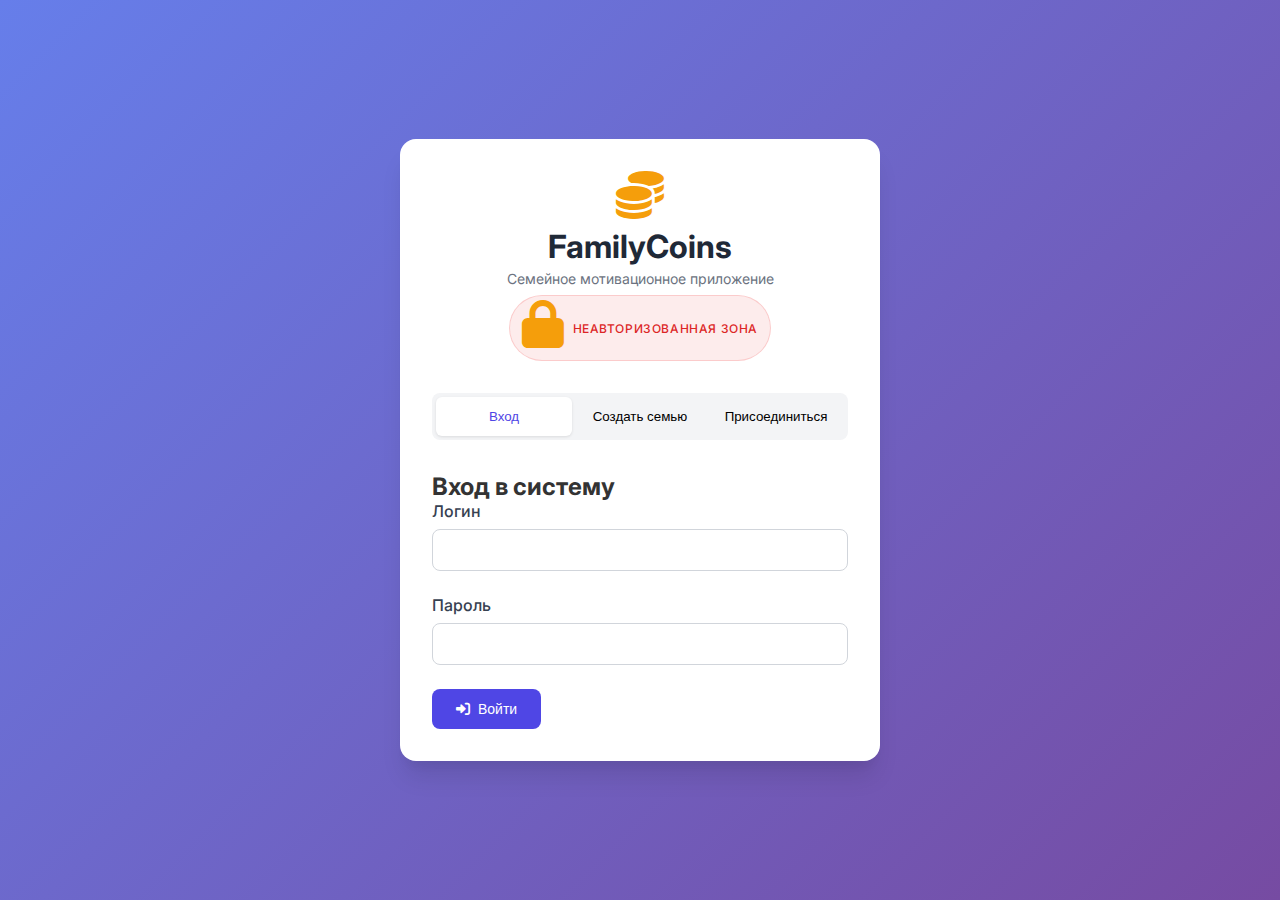
<file: login.html>
<!DOCTYPE html>
<html lang="ru">
<head>
    <meta charset="UTF-8">
    <meta name="viewport" content="width=device-width, initial-scale=1.0">
    <title>Вход в FamilyCoins</title>
    <link rel="stylesheet" href="styles.css">
    <link href="https://fonts.googleapis.com/css2?family=Inter:wght@300;400;500;600;700&display=swap" rel="stylesheet">
    <link href="https://cdnjs.cloudflare.com/ajax/libs/font-awesome/6.0.0/css/all.min.css" rel="stylesheet">
</head>
<body class="auth-body">
    <div class="auth-container">
        <div class="logo">
            <i class="fas fa-coins"></i>
            <h1>FamilyCoins</h1>
            <p>Семейное мотивационное приложение</p>
            <div class="auth-status">
                <span class="status-indicator unauthorized">
                    <i class="fas fa-lock"></i>
                    Неавторизованная зона
                </span>
            </div>
        </div>
        
        <div class="auth-tabs">
            <button class="tab-btn active" data-tab="login">Вход</button>
            <button class="tab-btn" data-tab="create">Создать семью</button>
            <button class="tab-btn" data-tab="join">Присоединиться</button>
        </div>
        
        <!-- Вход в систему -->
        <div id="login-form" class="auth-form active">
            <h2>Вход в систему</h2>
            <form id="login-user-form">
                <div class="form-group">
                    <label for="login-username">Логин</label>
                    <input type="text" id="login-username" name="username" required minlength="3" maxlength="50" autocomplete="username">
                </div>
                <div class="form-group">
                    <label for="login-password">Пароль</label>
                    <input type="password" id="login-password" name="password" required minlength="6" autocomplete="current-password">
                </div>
                <button type="submit" class="btn btn-primary">
                    <i class="fas fa-sign-in-alt"></i>
                    Войти
                </button>
            </form>
        </div>
        
        <!-- Создание семьи -->
        <div id="create-family" class="auth-form">
            <h2>Создать новую семью</h2>
            <form id="create-family-form">
                <div class="form-group">
                    <label for="family-name">Название семьи</label>
                    <input type="text" id="family-name" name="name" required maxlength="100">
                </div>
                <div class="form-group">
                    <label for="parent-name">Имя родителя</label>
                    <input type="text" id="parent-name" name="parent_name" required maxlength="100">
                </div>
                <div class="form-group">
                    <label for="parent-username">Логин родителя</label>
                    <input type="text" id="parent-username" name="parent_username" required minlength="3" maxlength="50" autocomplete="username">
                </div>
                <div class="form-group">
                    <label for="parent-password">Пароль родителя</label>
                    <input type="password" id="parent-password" name="parent_password" required minlength="6" maxlength="100" autocomplete="new-password">
                </div>
                <button type="submit" class="btn btn-primary">
                    <i class="fas fa-plus"></i>
                    Создать семью
                </button>
            </form>
        </div>
        
        <!-- Присоединение к семье -->
        <div id="join-family" class="auth-form">
            <h2>Присоединиться к семье</h2>
            <form id="join-family-form">
                <div class="form-group">
                    <label for="join-name">Ваше имя</label>
                    <input type="text" id="join-name" name="name" required maxlength="100">
                </div>
                <div class="form-group">
                    <label for="join-username">Логин</label>
                    <input type="text" id="join-username" name="username" required minlength="3" maxlength="50" autocomplete="username">
                </div>
                <div class="form-group">
                    <label for="join-password">Пароль</label>
                    <input type="password" id="join-password" name="password" required minlength="6" maxlength="100" autocomplete="new-password">
                </div>
                <div class="form-group">
                    <label for="passcode">Код семьи</label>
                    <input type="text" id="passcode" name="passcode" required minlength="6" maxlength="6" placeholder="123456">
                </div>
                <div class="form-group">
                    <label for="role">Роль</label>
                    <select id="role" name="role" required>
                        <option value="child">Ребенок</option>
                        <option value="parent">Родитель</option>
                    </select>
                </div>
                <button type="submit" class="btn btn-primary">
                    <i class="fas fa-user-plus"></i>
                    Присоединиться
                </button>
            </form>
        </div>
    </div>

    <!-- Toast контейнер -->
    <div id="toast-container" class="toast-container"></div>

    <!-- Подключаем JavaScript -->
    <script src="app.js"></script>
    <script>
        // Инициализация страницы авторизации
        document.addEventListener('DOMContentLoaded', function() {
            // Проверяем сохраненную авторизацию
            if (Auth.loadFromStorage()) {
                // Если пользователь уже авторизован, перенаправляем на dashboard
                window.location.href = 'dashboard.html';
                return;
            }

            // Обработчики форм авторизации
            document.getElementById('login-user-form').addEventListener('submit', function(e) {
                e.preventDefault();
                const formData = new FormData(this);
                Auth.login(Object.fromEntries(formData));
            });

            document.getElementById('create-family-form').addEventListener('submit', function(e) {
                e.preventDefault();
                const formData = new FormData(this);
                Auth.createFamily(Object.fromEntries(formData));
            });

            document.getElementById('join-family-form').addEventListener('submit', function(e) {
                e.preventDefault();
                const formData = new FormData(this);
                Auth.joinFamily(Object.fromEntries(formData));
            });

            // Переключение вкладок авторизации
            document.querySelectorAll('.auth-tabs .tab-btn').forEach(btn => {
                btn.addEventListener('click', function() {
                    const tab = this.dataset.tab;
                    
                    // Переключаем активную вкладку
                    document.querySelectorAll('.tab-btn').forEach(b => b.classList.remove('active'));
                    this.classList.add('active');
                    
                    // Переключаем формы
                    document.querySelectorAll('.auth-form').forEach(form => form.classList.remove('active'));
                    if (tab === 'login') {
                        document.getElementById('login-form').classList.add('active');
                    } else {
                        document.getElementById(`${tab}-family`).classList.add('active');
                    }
                });
            });
        });
    </script>
</body>
</html>
</file>
<file: styles.css>
/* Сброс стилей и базовые настройки */
* {
    margin: 0;
    padding: 0;
    box-sizing: border-box;
}

body {
    font-family: 'Inter', -apple-system, BlinkMacSystemFont, 'Segoe UI', Roboto, sans-serif;
    background: linear-gradient(135deg, #667eea 0%, #764ba2 100%);
    min-height: 100vh;
    color: #333;
}

/* Общие стили */
.btn {
    display: inline-flex;
    align-items: center;
    gap: 0.5rem;
    padding: 0.75rem 1.5rem;
    border: none;
    border-radius: 0.5rem;
    font-size: 0.875rem;
    font-weight: 500;
    text-decoration: none;
    cursor: pointer;
    transition: all 0.2s ease;
}

.btn-primary {
    background: #4f46e5;
    color: white;
}

.btn-primary:hover {
    background: #4338ca;
    transform: translateY(-1px);
}

.btn-secondary {
    background: #6b7280;
    color: white;
}

.btn-secondary:hover {
    background: #4b5563;
}

.btn-outline {
    background: transparent;
    color: #4f46e5;
    border: 1px solid #4f46e5;
}

.btn-outline:hover {
    background: #4f46e5;
    color: white;
}

.btn-sm {
    padding: 0.5rem 1rem;
    font-size: 0.75rem;
}

/* Экраны */
.screen {
    display: none;
}

.screen.active {
    display: block;
}

/* Экран авторизации */
#auth-screen {
    display: flex;
    align-items: center;
    justify-content: center;
    min-height: 100vh;
    padding: 2rem;
}

.auth-container {
    background: white;
    border-radius: 1rem;
    padding: 2rem;
    box-shadow: 0 25px 50px -12px rgba(0, 0, 0, 0.25);
    width: 100%;
    max-width: 400px;
}

.logo {
    text-align: center;
    margin-bottom: 2rem;
}

.logo i {
    font-size: 3rem;
    color: #f59e0b;
    margin-bottom: 0.5rem;
}

.logo h1 {
    font-size: 2rem;
    font-weight: 700;
    color: #1f2937;
    margin-bottom: 0.25rem;
}

.logo p {
    color: #6b7280;
    font-size: 0.875rem;
}

/* Вкладки авторизации */
.auth-tabs {
    display: flex;
    margin-bottom: 2rem;
    background: #f3f4f6;
    border-radius: 0.5rem;
    padding: 0.25rem;
}

.tab-btn {
    flex: 1;
    padding: 0.75rem;
    border: none;
    background: transparent;
    border-radius: 0.375rem;
    font-weight: 500;
    cursor: pointer;
    transition: all 0.2s ease;
}

.tab-btn.active {
    background: white;
    color: #4f46e5;
    box-shadow: 0 1px 3px rgba(0, 0, 0, 0.1);
}

/* Формы */
.auth-form {
    display: none;
}

.auth-form.active {
    display: block;
}

.form-group {
    margin-bottom: 1.5rem;
}

.form-group label {
    display: block;
    margin-bottom: 0.5rem;
    font-weight: 500;
    color: #374151;
}

.form-group input,
.form-group select,
.form-group textarea {
    width: 100%;
    padding: 0.75rem;
    border: 1px solid #d1d5db;
    border-radius: 0.5rem;
    font-size: 0.875rem;
    transition: border-color 0.2s ease;
}

.form-group input:focus,
.form-group select:focus,
.form-group textarea:focus {
    outline: none;
    border-color: #4f46e5;
    box-shadow: 0 0 0 3px rgba(79, 70, 229, 0.1);
}

.form-group textarea {
    resize: vertical;
    min-height: 80px;
}

.form-group small {
    display: block;
    margin-top: 0.25rem;
    color: #6b7280;
    font-size: 0.75rem;
}

/* Главный экран */
#main-screen {
    height: 100vh;
    display: grid;
    grid-template-areas: 
        "nav nav"
        "sidebar content";
    grid-template-rows: auto 1fr;
    grid-template-columns: 250px 1fr;
}

/* Навигация */
.navbar {
    grid-area: nav;
    background: white;
    border-bottom: 1px solid #e5e7eb;
    padding: 1rem 2rem;
    display: flex;
    align-items: center;
    justify-content: space-between;
    box-shadow: 0 1px 3px rgba(0, 0, 0, 0.1);
}

.nav-brand {
    display: flex;
    align-items: center;
    gap: 0.5rem;
    font-weight: 700;
    font-size: 1.25rem;
    color: #1f2937;
}

.nav-brand i {
    color: #f59e0b;
    font-size: 1.5rem;
}

.nav-user {
    display: flex;
    align-items: center;
    gap: 1rem;
}

.user-name {
    font-weight: 600;
    color: #1f2937;
}

.user-role {
    font-size: 0.75rem;
    color: #6b7280;
    text-transform: uppercase;
    letter-spacing: 0.05em;
}

.coin-balance {
    display: flex;
    align-items: center;
    gap: 0.5rem;
    background: #fef3c7;
    color: #d97706;
    padding: 0.5rem 1rem;
    border-radius: 0.5rem;
    font-weight: 600;
}

.coin-balance i {
    color: #f59e0b;
}

/* Боковое меню */
.sidebar {
    grid-area: sidebar;
    background: white;
    border-right: 1px solid #e5e7eb;
    padding: 1rem 0;
}

.sidebar-menu {
    display: flex;
    flex-direction: column;
}

.menu-item {
    display: flex;
    align-items: center;
    gap: 0.75rem;
    padding: 0.75rem 1.5rem;
    border: none;
    background: transparent;
    text-align: left;
    cursor: pointer;
    transition: all 0.2s ease;
    color: #6b7280;
    font-weight: 500;
}

.menu-item:hover {
    background: #f3f4f6;
    color: #374151;
}

.menu-item.active {
    background: #ede9fe;
    color: #4f46e5;
    border-right: 3px solid #4f46e5;
}

.menu-item i {
    width: 1.25rem;
    text-align: center;
}

/* Основное содержимое */
.content {
    grid-area: content;
    background: #f9fafb;
    padding: 2rem;
    overflow-y: auto;
}

.content-section {
    display: none;
}

.content-section.active {
    display: block;
}

.section-header {
    display: flex;
    align-items: center;
    justify-content: space-between;
    margin-bottom: 2rem;
}

.section-header h2 {
    display: flex;
    align-items: center;
    gap: 0.5rem;
    font-size: 1.5rem;
    font-weight: 700;
    color: #1f2937;
}

/* Дашборд */
.dashboard-grid {
    display: grid;
    grid-template-columns: repeat(auto-fit, minmax(250px, 1fr));
    gap: 1.5rem;
    margin-bottom: 2rem;
}

.dashboard-card {
    background: white;
    border-radius: 0.75rem;
    padding: 1.5rem;
    box-shadow: 0 1px 3px rgba(0, 0, 0, 0.1);
    display: flex;
    align-items: center;
    gap: 1rem;
}

.card-icon {
    width: 3rem;
    height: 3rem;
    border-radius: 0.75rem;
    display: flex;
    align-items: center;
    justify-content: center;
    font-size: 1.5rem;
}

.dashboard-card:nth-child(1) .card-icon {
    background: #fef3c7;
    color: #d97706;
}

.dashboard-card:nth-child(2) .card-icon {
    background: #dbeafe;
    color: #2563eb;
}

.dashboard-card:nth-child(3) .card-icon {
    background: #dcfce7;
    color: #16a34a;
}

.card-content h3 {
    font-size: 0.875rem;
    font-weight: 500;
    color: #6b7280;
    margin-bottom: 0.25rem;
}

.card-value {
    font-size: 2rem;
    font-weight: 700;
    color: #1f2937;
}

/* Задания */
.tasks-tabs {
    display: flex;
    margin-bottom: 1.5rem;
    background: white;
    border-radius: 0.5rem;
    padding: 0.25rem;
}

.tasks-tabs .tab-btn {
    background: transparent;
    color: #6b7280;
}

.tasks-tabs .tab-btn.active {
    background: #4f46e5;
    color: white;
}

.tasks-container {
    display: grid;
    gap: 1rem;
}

.task-card {
    background: white;
    border-radius: 0.75rem;
    padding: 1.5rem;
    box-shadow: 0 1px 3px rgba(0, 0, 0, 0.1);
    transition: all 0.2s ease;
}

.task-card:hover {
    box-shadow: 0 4px 6px rgba(0, 0, 0, 0.1);
}

.task-header {
    display: flex;
    align-items: center;
    justify-content: space-between;
    margin-bottom: 1rem;
}

.task-title {
    font-size: 1.125rem;
    font-weight: 600;
    color: #1f2937;
}

.task-status {
    padding: 0.25rem 0.75rem;
    border-radius: 9999px;
    font-size: 0.75rem;
    font-weight: 500;
    text-transform: uppercase;
    letter-spacing: 0.05em;
}

.task-status.pending {
    background: #fef3c7;
    color: #d97706;
}

.task-status.assigned {
    background: #fef3c7;
    color: #d97706;
}

.task-status.in_progress {
    background: #dbeafe;
    color: #2563eb;
}

.task-status.completed {
    background: #dcfce7;
    color: #16a34a;
}

.task-status.waiting_approval {
    background: #fce7f3;
    color: #be185d;
}

.task-status.approved {
    background: #dcfce7;
    color: #16a34a;
}

.task-status.rejected {
    background: #fee2e2;
    color: #dc2626;
}

.task-details {
    color: #6b7280;
    margin-bottom: 1rem;
}

.task-meta {
    display: flex;
    align-items: center;
    gap: 1rem;
    margin-bottom: 1rem;
}

.task-coins {
    display: flex;
    align-items: center;
    gap: 0.25rem;
    color: #d97706;
    font-weight: 600;
}

.task-due {
    color: #6b7280;
    font-size: 0.875rem;
}

.task-actions {
    display: flex;
    gap: 0.75rem;
}

/* Магазин */
.store-grid {
    display: grid;
    grid-template-columns: repeat(auto-fill, minmax(280px, 1fr));
    gap: 1.5rem;
}

.store-item {
    background: white;
    border-radius: 0.75rem;
    padding: 1.5rem;
    box-shadow: 0 1px 3px rgba(0, 0, 0, 0.1);
    transition: all 0.2s ease;
}

.store-item:hover {
    box-shadow: 0 4px 6px rgba(0, 0, 0, 0.1);
    transform: translateY(-2px);
}

.item-header {
    display: flex;
    align-items: flex-start;
    justify-content: space-between;
    margin-bottom: 1rem;
}

.item-name {
    font-size: 1.125rem;
    font-weight: 600;
    color: #1f2937;
}

.item-price {
    display: flex;
    align-items: center;
    gap: 0.25rem;
    color: #d97706;
    font-weight: 700;
    font-size: 1.125rem;
}

.item-description {
    color: #6b7280;
    margin-bottom: 1rem;
    line-height: 1.5;
}

.item-category {
    display: inline-block;
    padding: 0.25rem 0.75rem;
    background: #f3f4f6;
    color: #6b7280;
    border-radius: 9999px;
    font-size: 0.75rem;
    font-weight: 500;
    margin-bottom: 1rem;
    text-transform: capitalize;
}

.item-actions {
    display: flex;
    gap: 0.5rem;
    margin-top: 1rem;
}

.item-actions .btn {
    flex: 1;
    justify-content: center;
}

/* Монеты */
.coins-info {
    margin-bottom: 2rem;
}

.balance-card {
    background: white;
    border-radius: 0.75rem;
    padding: 1.5rem;
    box-shadow: 0 1px 3px rgba(0, 0, 0, 0.1);
}

.balance-card h3 {
    font-size: 1.25rem;
    font-weight: 600;
    color: #1f2937;
    margin-bottom: 1rem;
}

.balance-details {
    display: grid;
    gap: 0.75rem;
}

.balance-item {
    display: flex;
    justify-content: space-between;
    align-items: center;
    padding: 0.75rem 0;
    border-bottom: 1px solid #f3f4f6;
}

.balance-item:last-child {
    border-bottom: none;
}

.balance-item span:first-child {
    color: #6b7280;
}

.balance-item span:last-child {
    font-weight: 600;
    color: #1f2937;
}

.transactions-container {
    background: white;
    border-radius: 0.75rem;
    padding: 1.5rem;
    box-shadow: 0 1px 3px rgba(0, 0, 0, 0.1);
}

.transactions-container h3 {
    font-size: 1.25rem;
    font-weight: 600;
    color: #1f2937;
    margin-bottom: 1rem;
}

.transaction-filters {
    margin-bottom: 1rem;
}

.transaction-filters select {
    padding: 0.5rem;
    border: 1px solid #d1d5db;
    border-radius: 0.375rem;
    background: white;
}

.transactions-list {
    display: grid;
    gap: 0.75rem;
}

.transaction-item {
    display: flex;
    align-items: center;
    justify-content: space-between;
    padding: 1rem;
    border: 1px solid #e5e7eb;
    border-radius: 0.5rem;
    background: #f9fafb;
}

.transaction-info {
    flex: 1;
}

.transaction-type {
    font-weight: 600;
    color: #1f2937;
    margin-bottom: 0.25rem;
}

.transaction-reason {
    color: #6b7280;
    font-size: 0.875rem;
}

.transaction-amount {
    font-weight: 700;
    font-size: 1.125rem;
}

.transaction-amount.positive {
    color: #16a34a;
}

.transaction-amount.negative {
    color: #dc2626;
}

.transaction-date {
    color: #6b7280;
    font-size: 0.75rem;
    text-align: right;
}

/* Статистика */
.stats-container {
    display: grid;
    gap: 1.5rem;
}

.stats-card {
    background: white;
    border-radius: 0.75rem;
    padding: 1.5rem;
    box-shadow: 0 1px 3px rgba(0, 0, 0, 0.1);
}

.stats-card h3 {
    font-size: 1.25rem;
    font-weight: 600;
    color: #1f2937;
    margin-bottom: 1rem;
}

.period-selector select {
    padding: 0.5rem;
    border: 1px solid #d1d5db;
    border-radius: 0.375rem;
    background: white;
}

/* Семья */
.family-info {
    display: grid;
    gap: 1.5rem;
}

.family-card {
    background: white;
    border-radius: 0.75rem;
    padding: 1.5rem;
    box-shadow: 0 1px 3px rgba(0, 0, 0, 0.1);
}

.family-card h3 {
    font-size: 1.5rem;
    font-weight: 600;
    color: #1f2937;
    margin-bottom: 1rem;
}

.family-code {
    display: flex;
    align-items: center;
    gap: 1rem;
    padding: 1rem;
    background: #f3f4f6;
    border-radius: 0.5rem;
}

.family-code code {
    background: white;
    padding: 0.5rem 1rem;
    border-radius: 0.375rem;
    font-weight: 600;
    font-size: 1.125rem;
    letter-spacing: 0.1em;
}

.family-members {
    background: white;
    border-radius: 0.75rem;
    padding: 1.5rem;
    box-shadow: 0 1px 3px rgba(0, 0, 0, 0.1);
}

.member-item {
    display: flex;
    align-items: center;
    justify-content: space-between;
    padding: 1rem 0;
    border-bottom: 1px solid #f3f4f6;
}

.member-item:last-child {
    border-bottom: none;
}

.member-info {
    display: flex;
    align-items: center;
    gap: 1rem;
}

.member-avatar {
    width: 2.5rem;
    height: 2.5rem;
    border-radius: 50%;
    background: #4f46e5;
    display: flex;
    align-items: center;
    justify-content: center;
    color: white;
    font-weight: 600;
}

.member-name {
    font-weight: 600;
    color: #1f2937;
}

.member-role {
    font-size: 0.875rem;
    color: #6b7280;
    text-transform: capitalize;
}

/* Улучшенные стили для семьи */
.family-info {
    display: flex;
    flex-direction: column;
    gap: 2rem;
}

.family-card .card-header {
    margin-bottom: 1.5rem;
}

.family-card .card-header h3 {
    margin-bottom: 0.5rem;
}

.family-id {
    display: flex;
    align-items: center;
    gap: 0.5rem;
    margin-top: 0.5rem;
}

.family-id label {
    font-size: 0.875rem;
    color: #6b7280;
    font-weight: 500;
}

.code-container {
    display: flex;
    align-items: center;
    gap: 0.5rem;
}

.family-code label {
    display: flex;
    align-items: center;
    gap: 0.5rem;
    font-weight: 500;
    color: #374151;
    margin-bottom: 0.5rem;
}

.family-members-section h3 {
    display: flex;
    align-items: center;
    gap: 0.5rem;
    font-size: 1.25rem;
    font-weight: 600;
    color: #1f2937;
    margin-bottom: 1rem;
}

/* Карточки членов семьи */
.member-card {
    background: white;
    border: 1px solid #e5e7eb;
    border-radius: 0.75rem;
    padding: 1.5rem;
    margin-bottom: 1rem;
    transition: all 0.2s ease;
}

.member-card:hover {
    box-shadow: 0 4px 6px rgba(0, 0, 0, 0.05);
    border-color: #d1d5db;
}

.member-header {
    display: flex;
    align-items: center;
    gap: 1rem;
    margin-bottom: 1rem;
}

.member-avatar {
    width: 3rem;
    height: 3rem;
    border-radius: 50%;
    display: flex;
    align-items: center;
    justify-content: center;
    color: white;
    font-weight: 600;
    font-size: 1.125rem;
    position: relative;
}

.member-avatar.parent {
    background: linear-gradient(135deg, #fbbf24, #f59e0b);
}

.member-avatar.child {
    background: linear-gradient(135deg, #3b82f6, #1d4ed8);
}

.member-avatar i {
    position: absolute;
    top: -0.25rem;
    right: -0.25rem;
    font-size: 0.75rem;
    background: white;
    color: #374151;
    padding: 0.125rem;
    border-radius: 50%;
    width: 1rem;
    height: 1rem;
    display: flex;
    align-items: center;
    justify-content: center;
}

.member-main-info {
    flex: 1;
}

.member-main-info .member-name {
    font-size: 1.125rem;
    font-weight: 600;
    color: #1f2937;
    margin-bottom: 0.25rem;
}

.member-main-info .member-role {
    font-size: 0.875rem;
    color: #6b7280;
}

.member-details {
    display: grid;
    grid-template-columns: 1fr;
    gap: 0.75rem;
    padding-top: 1rem;
    border-top: 1px solid #f3f4f6;
}

@media (min-width: 640px) {
    .member-details {
        grid-template-columns: 1fr 1fr;
    }
}

.detail-item {
    display: flex;
    flex-direction: column;
    gap: 0.25rem;
}

.detail-item label {
    font-size: 0.75rem;
    font-weight: 500;
    color: #6b7280;
    text-transform: uppercase;
    letter-spacing: 0.05em;
}

.detail-item code {
    background: #f3f4f6;
    padding: 0.5rem;
    border-radius: 0.375rem;
    font-size: 0.75rem;
    font-family: 'SF Mono', Consolas, 'Liberation Mono', monospace;
    color: #374151;
    word-break: break-all;
}

.detail-item span {
    font-size: 0.875rem;
    color: #374151;
}

/* Индикаторы авторизации */
.auth-status {
    margin-top: 0.5rem;
}

.status-indicator {
    display: inline-flex;
    align-items: center;
    gap: 0.5rem;
    padding: 0.25rem 0.75rem;
    border-radius: 9999px;
    font-size: 0.75rem;
    font-weight: 500;
    text-transform: uppercase;
    letter-spacing: 0.05em;
}

.status-indicator.unauthorized {
    background: rgba(239, 68, 68, 0.1);
    color: #dc2626;
    border: 1px solid rgba(239, 68, 68, 0.2);
}

.status-indicator.authorized {
    background: rgba(34, 197, 94, 0.1);
    color: #16a34a;
    border: 1px solid rgba(34, 197, 94, 0.2);
}

.navbar .auth-status {
    margin-top: 0.25rem;
}

.navbar .status-indicator {
    font-size: 0.625rem;
    padding: 0.125rem 0.5rem;
}

/* Обновленные стили для информации о пользователе */
.user-info {
    display: flex;
    flex-direction: column;
    align-items: flex-end;
    gap: 0.125rem;
}

.user-info .user-name {
    font-weight: 600;
    color: #1f2937;
}

.user-info .user-role {
    font-size: 0.75rem;
    color: #6b7280;
    text-transform: capitalize;
}

.user-info .user-username {
    font-size: 0.625rem;
    color: #9ca3af;
    font-family: 'SF Mono', Consolas, 'Liberation Mono', monospace;
}

/* Обновленные стили для форм авторизации */
.auth-form input[type="password"] {
    font-family: 'SF Mono', Consolas, 'Liberation Mono', monospace;
}

/* Стили для отдельных страниц */
.auth-body {
    background: linear-gradient(135deg, #667eea 0%, #764ba2 100%);
    min-height: 100vh;
    display: flex;
    align-items: center;
    justify-content: center;
    padding: 2rem;
}

.auth-body .auth-container {
    background: white;
    border-radius: 1rem;
    box-shadow: 0 20px 25px -5px rgba(0, 0, 0, 0.1), 0 10px 10px -5px rgba(0, 0, 0, 0.04);
    padding: 2rem;
    width: 100%;
    max-width: 480px;
}

.dashboard-body {
    background: #f8fafc;
    min-height: 100vh;
}

.main-layout {
    display: flex;
    flex-direction: column;
    min-height: 100vh;
}

.navbar {
    background: white;
    border-bottom: 1px solid #e5e7eb;
    padding: 1rem 2rem;
    display: flex;
    align-items: center;
    justify-content: between;
    position: sticky;
    top: 0;
    z-index: 100;
}

.content {
    flex: 1;
    padding: 2rem;
    margin-left: 250px;
}

.sidebar {
    position: fixed;
    left: 0;
    top: 73px;
    width: 250px;
    height: calc(100vh - 73px);
    background: white;
    border-right: 1px solid #e5e7eb;
    overflow-y: auto;
}

@media (max-width: 768px) {
    .content {
        margin-left: 0;
        padding: 1rem;
    }
    
    .sidebar {
        position: static;
        width: 100%;
        height: auto;
        border-right: none;
        border-bottom: 1px solid #e5e7eb;
    }
    
    .main-layout {
        flex-direction: column;
    }
    
    .auth-body {
        padding: 1rem;
    }
    
    .auth-body .auth-container {
        padding: 1.5rem;
    }
}

/* Модальные окна */
.modal-overlay {
    position: fixed;
    top: 0;
    left: 0;
    right: 0;
    bottom: 0;
    background: rgba(0, 0, 0, 0.5);
    display: none;
    align-items: center;
    justify-content: center;
    z-index: 1000;
}

.modal-overlay.active {
    display: flex;
}

.modal {
    background: white;
    border-radius: 0.75rem;
    box-shadow: 0 25px 50px -12px rgba(0, 0, 0, 0.25);
    max-width: 500px;
    width: 90%;
    max-height: 90vh;
    overflow-y: auto;
    display: none;
}

.modal.active {
    display: block;
}

.modal-header {
    display: flex;
    align-items: center;
    justify-content: space-between;
    padding: 1.5rem;
    border-bottom: 1px solid #e5e7eb;
}

.modal-header h3 {
    font-size: 1.25rem;
    font-weight: 600;
    color: #1f2937;
}

.modal-close {
    background: none;
    border: none;
    font-size: 1.5rem;
    color: #6b7280;
    cursor: pointer;
}

.modal-body {
    padding: 1.5rem;
}

.modal-footer {
    display: flex;
    gap: 0.75rem;
    justify-content: flex-end;
    padding: 1.5rem;
    border-top: 1px solid #e5e7eb;
}

/* Чекбоксы */
.checkbox-group {
    display: grid;
    gap: 0.75rem;
}

.checkbox-item {
    display: flex;
    align-items: center;
    gap: 0.75rem;
    padding: 0.75rem;
    border: 1px solid #e5e7eb;
    border-radius: 0.5rem;
    cursor: pointer;
    transition: all 0.2s ease;
}

.checkbox-item:hover {
    background: #f9fafb;
}

.checkbox-item input[type="checkbox"] {
    width: auto;
    margin: 0;
}

.checkbox-item.checked {
    background: #ede9fe;
    border-color: #4f46e5;
}

/* Toast уведомления */
.toast-container {
    position: fixed;
    top: 1rem;
    right: 1rem;
    z-index: 2000;
    display: flex;
    flex-direction: column;
    gap: 0.5rem;
}

.toast {
    background: white;
    border-radius: 0.5rem;
    padding: 1rem 1.5rem;
    box-shadow: 0 10px 15px -3px rgba(0, 0, 0, 0.1);
    border-left: 4px solid;
    max-width: 320px;
    animation: slideIn 0.3s ease;
}

.toast.success {
    border-left-color: #16a34a;
}

.toast.error {
    border-left-color: #dc2626;
}

.toast.info {
    border-left-color: #2563eb;
}

@keyframes slideIn {
    from {
        transform: translateX(100%);
        opacity: 0;
    }
    to {
        transform: translateX(0);
        opacity: 1;
    }
}

/* Статистика заданий для родителей */
.task-stats-section {
    margin: 2rem 0;
}

.task-stats-section h3 {
    margin-bottom: 1rem;
    color: #374151;
    font-weight: 600;
}

.task-stats-grid {
    display: grid;
    grid-template-columns: repeat(auto-fit, minmax(200px, 1fr));
    gap: 1rem;
    margin-bottom: 2rem;
}

.task-stat-card {
    background: white;
    border-radius: 0.75rem;
    padding: 1.5rem;
    box-shadow: 0 1px 3px rgba(0, 0, 0, 0.1);
    border-left: 4px solid #6b7280;
    transition: transform 0.2s ease, box-shadow 0.2s ease;
}

.task-stat-card:hover {
    transform: translateY(-2px);
    box-shadow: 0 4px 12px rgba(0, 0, 0, 0.15);
}

.task-stat-card.in-progress {
    border-left-color: #3b82f6;
}

.task-stat-card.pending {
    border-left-color: #f59e0b;
}

.task-stat-card.completed {
    border-left-color: #10b981;
}

.task-stat-card .stat-icon {
    color: #6b7280;
    font-size: 1.5rem;
    margin-bottom: 0.5rem;
}

.task-stat-card.in-progress .stat-icon {
    color: #3b82f6;
}

.task-stat-card.pending .stat-icon {
    color: #f59e0b;
}

.task-stat-card.completed .stat-icon {
    color: #10b981;
}

/* Статистика детей */
.children-stats-section {
    margin: 2rem 0;
}

.children-stats-section h3 {
    margin-bottom: 1rem;
    color: #374151;
    font-weight: 600;
}

.children-stats {
    display: grid;
    grid-template-columns: repeat(auto-fit, minmax(300px, 1fr));
    gap: 1rem;
}

.child-stat-card {
    background: white;
    border-radius: 0.75rem;
    padding: 1.5rem;
    box-shadow: 0 1px 3px rgba(0, 0, 0, 0.1);
    border-left: 4px solid #8b5cf6;
}

.child-stat-card .child-header {
    display: flex;
    align-items: center;
    margin-bottom: 1rem;
    padding-bottom: 0.75rem;
    border-bottom: 1px solid #e5e7eb;
}

.child-stat-card .child-avatar {
    width: 2.5rem;
    height: 2.5rem;
    border-radius: 50%;
    background: linear-gradient(135deg, #8b5cf6, #3b82f6);
    display: flex;
    align-items: center;
    justify-content: center;
    color: white;
    font-weight: 600;
    margin-right: 0.75rem;
}

.child-stat-card .child-name {
    font-weight: 600;
    color: #374151;
}

.child-task-stats {
    display: grid;
    grid-template-columns: repeat(3, 1fr);
    gap: 0.75rem;
}

.child-task-stat {
    text-align: center;
    padding: 0.5rem;
    border-radius: 0.5rem;
    background: #f9fafb;
}

.child-task-stat .stat-value {
    font-size: 1.25rem;
    font-weight: 600;
    color: #374151;
    display: block;
}

.child-task-stat .stat-label {
    font-size: 0.75rem;
    color: #6b7280;
    margin-top: 0.25rem;
}

/* Фильтры заданий */
.task-filters {
    background: #f9fafb;
    border-radius: 0.5rem;
    padding: 1rem;
    margin-bottom: 1rem;
    display: flex;
    gap: 1rem;
    flex-wrap: wrap;
}

.filter-group {
    display: flex;
    flex-direction: column;
    gap: 0.25rem;
}

.filter-group label {
    font-size: 0.875rem;
    font-weight: 500;
    color: #374151;
}

.filter-group select {
    padding: 0.5rem;
    border: 1px solid #d1d5db;
    border-radius: 0.375rem;
    background: white;
    font-size: 0.875rem;
}

/* История заданий */
.history-card {
    background: #fafafa;
    border-left: 3px solid #e5e7eb;
}

.history-card .task-timeline {
    margin: 1rem 0;
    padding: 1rem;
    background: #f9fafb;
    border-radius: 0.5rem;
}

.timeline-item {
    display: flex;
    justify-content: space-between;
    align-items: center;
    margin-bottom: 0.5rem;
    padding-bottom: 0.5rem;
    border-bottom: 1px solid #e5e7eb;
}

.timeline-item:last-child {
    margin-bottom: 0;
    padding-bottom: 0;
    border-bottom: none;
}

.timeline-label {
    font-weight: 500;
    color: #6b7280;
    font-size: 0.875rem;
}

.timeline-date {
    color: #374151;
    font-size: 0.875rem;
}

.no-tasks {
    text-align: center;
    padding: 2rem;
    color: #6b7280;
    font-style: italic;
}

.no-data {
    text-align: center;
    color: #6b7280;
    font-style: italic;
    padding: 1rem;
}

/* Детальный профиль ребенка */
.large-modal {
    max-width: 900px;
    width: 90vw;
}

.large-modal .modal-body {
    max-height: 80vh;
    overflow-y: auto;
}

.child-profile-overview {
    margin-bottom: 2rem;
}

.profile-card {
    background: linear-gradient(135deg, #8b5cf6, #3b82f6);
    color: white;
    border-radius: 1rem;
    padding: 2rem;
    display: flex;
    align-items: center;
    gap: 1.5rem;
}

.profile-avatar {
    width: 4rem;
    height: 4rem;
    border-radius: 50%;
    background: rgba(255, 255, 255, 0.2);
    display: flex;
    align-items: center;
    justify-content: center;
    font-size: 1.5rem;
    font-weight: 600;
    position: relative;
}

.profile-avatar i {
    position: absolute;
    top: -0.5rem;
    right: -0.5rem;
    font-size: 1rem;
    background: rgba(255, 255, 255, 0.3);
    padding: 0.25rem;
    border-radius: 50%;
}

.profile-info h4 {
    margin: 0 0 0.5rem 0;
    font-size: 1.5rem;
}

.profile-info p {
    margin: 0 0 1rem 0;
    opacity: 0.8;
}

.profile-stats {
    display: flex;
    gap: 2rem;
}

.profile-stat {
    text-align: center;
}

.profile-stat .stat-value {
    display: block;
    font-size: 1.5rem;
    font-weight: 600;
    margin-bottom: 0.25rem;
}

.profile-stat .stat-label {
    font-size: 0.875rem;
    opacity: 0.8;
}

/* Вкладки профиля */
.profile-tabs {
    display: flex;
    gap: 0.5rem;
    margin-bottom: 2rem;
    border-bottom: 2px solid #e5e7eb;
}

.profile-tab-btn {
    padding: 0.75rem 1.5rem;
    border: none;
    background: transparent;
    color: #6b7280;
    font-weight: 500;
    cursor: pointer;
    border-bottom: 2px solid transparent;
    transition: all 0.2s ease;
}

.profile-tab-btn.active {
    color: #4f46e5;
    border-bottom-color: #4f46e5;
}

.profile-tab-btn:hover {
    color: #4f46e5;
}

.profile-tab-content {
    display: none;
}

.profile-tab-content.active {
    display: block;
}

/* Фильтры в профиле */
.task-filters-row {
    display: flex;
    gap: 1rem;
    margin-bottom: 1.5rem;
    padding: 1rem;
    background: #f9fafb;
    border-radius: 0.5rem;
}

/* Статистика заданий ребенка */
.child-task-stats-grid {
    display: grid;
    grid-template-columns: repeat(auto-fit, minmax(150px, 1fr));
    gap: 1rem;
    margin-bottom: 2rem;
}

.child-task-stat-card {
    background: white;
    border-radius: 0.75rem;
    padding: 1.5rem;
    box-shadow: 0 1px 3px rgba(0, 0, 0, 0.1);
    border-left: 4px solid #6b7280;
    display: flex;
    align-items: center;
    gap: 1rem;
}

.child-task-stat-card.assigned {
    border-left-color: #3b82f6;
}

.child-task-stat-card.completed {
    border-left-color: #f59e0b;
}

.child-task-stat-card.approved {
    border-left-color: #10b981;
}

.child-task-stat-card.rejected {
    border-left-color: #ef4444;
}

.child-task-stat-card .stat-icon {
    font-size: 1.5rem;
    color: #6b7280;
}

.child-task-stat-card.assigned .stat-icon {
    color: #3b82f6;
}

.child-task-stat-card.completed .stat-icon {
    color: #f59e0b;
}

.child-task-stat-card.approved .stat-icon {
    color: #10b981;
}

.child-task-stat-card.rejected .stat-icon {
    color: #ef4444;
}

.child-task-stat-card .stat-info {
    text-align: center;
}

.child-task-stat-card .stat-value {
    display: block;
    font-size: 1.5rem;
    font-weight: 600;
    color: #374151;
}

.child-task-stat-card .stat-label {
    font-size: 0.875rem;
    color: #6b7280;
}

/* Список заданий ребенка */
.child-tasks-list {
    display: grid;
    gap: 1rem;
}

/* Статистика монет */
.coins-overview {
    display: grid;
    grid-template-columns: repeat(auto-fit, minmax(200px, 1fr));
    gap: 1rem;
    margin-bottom: 2rem;
}

.coins-stat-card {
    background: white;
    border-radius: 0.75rem;
    padding: 1.5rem;
    box-shadow: 0 1px 3px rgba(0, 0, 0, 0.1);
    text-align: center;
}

.coins-stat-card h4 {
    margin: 0 0 1rem 0;
    color: #374151;
    font-size: 1rem;
}

.coins-amount {
    font-size: 2rem;
    font-weight: 600;
    display: flex;
    align-items: center;
    justify-content: center;
    gap: 0.5rem;
}

.coins-amount.earned {
    color: #10b981;
}

.coins-amount.spent {
    color: #ef4444;
}

.coins-amount.balance {
    color: #4f46e5;
}

.coins-amount::before {
    content: '\f51e';
    font-family: 'Font Awesome 6 Free';
    font-weight: 900;
    font-size: 1.5rem;
}

/* Цели */
.goals-list {
    display: grid;
    gap: 1rem;
}

.goal-card {
    background: white;
    border-radius: 0.75rem;
    padding: 1.5rem;
    box-shadow: 0 1px 3px rgba(0, 0, 0, 0.1);
    border-left: 4px solid #8b5cf6;
}

.goal-header {
    display: flex;
    justify-content: space-between;
    align-items: center;
    margin-bottom: 1rem;
}

.goal-title {
    font-weight: 600;
    color: #374151;
}

.goal-type {
    font-size: 0.875rem;
    color: #6b7280;
    background: #f3f4f6;
    padding: 0.25rem 0.75rem;
    border-radius: 9999px;
}

.goal-progress {
    margin-bottom: 1rem;
}

.progress-bar {
    background: #e5e7eb;
    border-radius: 9999px;
    height: 0.5rem;
    overflow: hidden;
    margin-bottom: 0.5rem;
}

.progress-fill {
    background: linear-gradient(90deg, #8b5cf6, #3b82f6);
    height: 100%;
    transition: width 0.3s ease;
}

.progress-text {
    display: flex;
    justify-content: space-between;
    font-size: 0.875rem;
    color: #6b7280;
}

/* Кликабельные карточки членов семьи */
.member-card {
    cursor: pointer;
    transition: transform 0.2s ease, box-shadow 0.2s ease;
}

.member-card:hover {
    transform: translateY(-2px);
    box-shadow: 0 4px 12px rgba(0, 0, 0, 0.15);
}

.member-card.child:hover {
    border-left-color: #8b5cf6;
}

.clickable-hint {
    display: block;
    font-size: 0.75rem;
    color: #8b5cf6;
    font-style: italic;
    margin-top: 0.25rem;
}

/* Скрытие элементов для ролей */
.parent-only.hidden,
.child-only.hidden {
    display: none !important;
}

/* Адаптивность */
@media (max-width: 768px) {
    #main-screen {
        grid-template-areas: 
            "nav"
            "content";
        grid-template-columns: 1fr;
        grid-template-rows: auto 1fr;
    }
    
    .sidebar {
        display: none;
    }
    
    .content {
        padding: 1rem;
    }
    
    .dashboard-grid {
        grid-template-columns: 1fr;
    }
    
    .store-grid {
        grid-template-columns: 1fr;
    }
    
    .nav-user {
        gap: 0.5rem;
    }
    
    .user-name,
    .user-role {
        display: none;
    }
}

@media (max-width: 480px) {
    .auth-container {
        padding: 1.5rem;
        margin: 1rem;
    }
    
    .modal {
        width: 95%;
        margin: 1rem;
    }
    
    .modal-header,
    .modal-body,
    .modal-footer {
        padding: 1rem;
    }
}

/* Стили для целей */
.goals-container {
    padding: 1rem 0;
}

.goals-grid {
    display: grid;
    grid-template-columns: repeat(auto-fill, minmax(300px, 1fr));
    gap: 1.5rem;
    margin-top: 1rem;
}

.goal-card {
    background: white;
    border-radius: 1rem;
    padding: 1.5rem;
    box-shadow: 0 4px 6px -1px rgba(0, 0, 0, 0.1);
    border: 2px solid transparent;
    transition: all 0.3s ease;
    cursor: pointer;
    position: relative;
}

.goal-card:hover {
    transform: translateY(-2px);
    box-shadow: 0 8px 25px -2px rgba(0, 0, 0, 0.15);
    border-color: #e5e7eb;
}

.goal-card.active {
    border-color: #22c55e;
}

.goal-card.completed {
    border-color: #3b82f6;
    background: linear-gradient(135deg, #eff6ff 0%, #dbeafe 100%);
}

.goal-card.paused {
    border-color: #f59e0b;
    background: linear-gradient(135deg, #fffbeb 0%, #fef3c7 100%);
}

.goal-card.cancelled {
    border-color: #ef4444;
    background: linear-gradient(135deg, #fef2f2 0%, #fecaca 100%);
    opacity: 0.7;
}

.goal-header {
    display: flex;
    justify-content: space-between;
    align-items: flex-start;
    margin-bottom: 1rem;
    gap: 1rem;
}

.goal-title {
    font-size: 1.125rem;
    font-weight: 600;
    color: #111827;
    line-height: 1.4;
    flex: 1;
}

.goal-status {
    font-size: 0.75rem;
    font-weight: 500;
    padding: 0.25rem 0.75rem;
    border-radius: 9999px;
    text-transform: uppercase;
    letter-spacing: 0.05em;
    white-space: nowrap;
}

.goal-status.active {
    background: #dcfce7;
    color: #166534;
}

.goal-status.completed {
    background: #dbeafe;
    color: #1e40af;
}

.goal-status.paused {
    background: #fef3c7;
    color: #92400e;
}

.goal-status.cancelled {
    background: #fecaca;
    color: #dc2626;
}

.goal-type {
    display: flex;
    align-items: center;
    gap: 0.5rem;
    font-size: 0.875rem;
    color: #6b7280;
    margin-bottom: 1rem;
}

.goal-type i {
    width: 1rem;
    text-align: center;
}

.goal-description {
    font-size: 0.875rem;
    color: #6b7280;
    line-height: 1.5;
    margin-bottom: 1rem;
}

.goal-progress {
    margin-bottom: 1rem;
}

.progress-bar {
    width: 100%;
    height: 0.5rem;
    background: #f3f4f6;
    border-radius: 9999px;
    overflow: hidden;
    margin-bottom: 0.5rem;
}

.progress-bar.large {
    height: 0.75rem;
}

.progress-fill {
    height: 100%;
    background: linear-gradient(90deg, #22c55e 0%, #16a34a 100%);
    border-radius: 9999px;
    transition: width 0.5s ease;
}

.progress-text {
    font-size: 0.75rem;
    color: #6b7280;
    text-align: right;
}

.goal-meta {
    display: flex;
    flex-wrap: wrap;
    gap: 1rem;
    font-size: 0.75rem;
    color: #6b7280;
    margin-bottom: 1rem;
}

.goal-deadline,
.goal-reward,
.goal-created {
    display: flex;
    align-items: center;
    gap: 0.25rem;
}

.goal-actions {
    display: flex;
    gap: 0.5rem;
    justify-content: flex-end;
    margin-top: 1rem;
    padding-top: 1rem;
    border-top: 1px solid #f3f4f6;
}

.goals-tabs {
    display: flex;
    gap: 0.25rem;
    margin-bottom: 2rem;
    background: #f8fafc;
    border-radius: 0.75rem;
    padding: 0.25rem;
}

.goals-tabs .tab-btn {
    flex: 1;
    padding: 0.75rem 1rem;
    border: none;
    background: transparent;
    color: #6b7280;
    border-radius: 0.5rem;
    font-weight: 500;
    cursor: pointer;
    transition: all 0.2s ease;
}

.goals-tabs .tab-btn.active {
    background: white;
    color: #111827;
    box-shadow: 0 2px 4px -1px rgba(0, 0, 0, 0.1);
}

.child-goals-section {
    margin-bottom: 2rem;
}

.child-section-title {
    display: flex;
    align-items: center;
    gap: 0.75rem;
    font-size: 1.25rem;
    font-weight: 600;
    color: #111827;
    margin-bottom: 1rem;
    padding-bottom: 0.5rem;
    border-bottom: 2px solid #f3f4f6;
}

.child-section-title i {
    color: #4f46e5;
}

.no-goals {
    text-align: center;
    padding: 3rem 1rem;
    color: #6b7280;
}

.no-goals-icon {
    font-size: 4rem;
    color: #d1d5db;
    margin-bottom: 1rem;
}

.no-goals h3 {
    font-size: 1.5rem;
    font-weight: 600;
    color: #374151;
    margin-bottom: 0.5rem;
}

.no-goals p {
    font-size: 1rem;
    line-height: 1.5;
}

/* Условия цели */
.goal-conditions {
    margin-top: 1rem;
}

.condition-group {
    background: #f8fafc;
    border-radius: 0.75rem;
    padding: 1rem;
    margin-bottom: 1rem;
}

.condition-group h4 {
    font-size: 1rem;
    font-weight: 600;
    color: #111827;
    margin-bottom: 0.75rem;
}

.goal-conditions-details {
    margin-top: 1.5rem;
}

.goal-conditions-details h4 {
    font-size: 1rem;
    font-weight: 600;
    color: #111827;
    margin-bottom: 1rem;
}

.condition-item {
    background: #f8fafc;
    border-radius: 0.5rem;
    padding: 1rem;
    margin-bottom: 0.75rem;
}

.condition-description {
    font-weight: 500;
    color: #111827;
    margin-bottom: 0.5rem;
}

.condition-progress {
    display: flex;
    align-items: center;
    gap: 1rem;
}

.condition-progress span {
    font-size: 0.875rem;
    color: #6b7280;
    white-space: nowrap;
}

.condition-progress-bar {
    flex: 1;
    height: 0.5rem;
    background: #e5e7eb;
    border-radius: 9999px;
    overflow: hidden;
}

.condition-progress-bar .progress-fill {
    height: 100%;
    background: #22c55e;
    border-radius: 9999px;
    transition: width 0.5s ease;
}

/* Детали цели в модальном окне */
.goal-details {
    max-width: none;
}

.goal-overview {
    display: flex;
    justify-content: space-between;
    align-items: center;
    margin-bottom: 1.5rem;
    gap: 1rem;
}

.goal-overview h3 {
    font-size: 1.5rem;
    font-weight: 600;
    color: #111827;
    flex: 1;
}

.goal-info-grid {
    display: grid;
    grid-template-columns: repeat(auto-fit, minmax(200px, 1fr));
    gap: 1rem;
    margin-bottom: 1.5rem;
}

.info-item {
    display: flex;
    flex-direction: column;
    gap: 0.25rem;
}

.info-item label {
    font-size: 0.75rem;
    font-weight: 500;
    text-transform: uppercase;
    letter-spacing: 0.05em;
    color: #6b7280;
}

.info-item span {
    font-size: 0.875rem;
    color: #111827;
}

.goal-progress-detailed {
    margin-bottom: 1.5rem;
}

.goal-progress-detailed h4 {
    font-size: 1rem;
    font-weight: 600;
    color: #111827;
    margin-bottom: 0.75rem;
}

/* Профиль ребенка - цели */
.child-goal-card {
    cursor: default;
}

.child-goal-card:hover {
    transform: none;
}

/* Адаптивность для целей */
@media (max-width: 768px) {
    .goals-grid {
        grid-template-columns: 1fr;
    }
    
    .goal-header {
        flex-direction: column;
        align-items: flex-start;
        gap: 0.5rem;
    }
    
    .goal-meta {
        flex-direction: column;
        gap: 0.5rem;
    }
    
    .goal-actions {
        flex-wrap: wrap;
    }
}

/* Стили для пошаговой формы создания цели */
.large-modal {
    max-width: 800px !important;
    width: 90% !important;
}

.step-indicator {
    display: flex;
    gap: 0.5rem;
    margin-left: auto;
}

.step {
    display: flex;
    align-items: center;
    justify-content: center;
    width: 2rem;
    height: 2rem;
    border-radius: 50%;
    background: #e5e7eb;
    color: #6b7280;
    font-weight: 600;
    font-size: 0.875rem;
    transition: all 0.3s ease;
}

.step.active {
    background: #4f46e5;
    color: white;
}

.step.completed {
    background: #10b981;
    color: white;
}

.progress-container {
    margin-bottom: 2rem;
}

.progress-bar {
    width: 100%;
    height: 4px;
    background: #e5e7eb;
    border-radius: 2px;
    overflow: hidden;
    margin-bottom: 1rem;
}

.progress-fill {
    height: 100%;
    background: #4f46e5;
    transition: width 0.3s ease;
}

.progress-labels {
    display: flex;
    justify-content: space-between;
    font-size: 0.875rem;
    color: #6b7280;
}

.progress-labels span {
    transition: color 0.3s ease;
}

.progress-labels span.active {
    color: #4f46e5;
    font-weight: 500;
}

.goal-step {
    display: none;
    animation: fadeIn 0.3s ease;
}

.goal-step.active {
    display: block;
}

.goal-step h4 {
    color: #1f2937;
    margin-bottom: 1.5rem;
    font-size: 1.25rem;
    font-weight: 600;
}

/* Сетка для исполнителей */
.executor-grid {
    display: grid;
    grid-template-columns: repeat(auto-fit, minmax(280px, 1fr));
    gap: 1rem;
}

.executor-card {
    border: 2px solid #e5e7eb;
    border-radius: 0.75rem;
    padding: 1.5rem;
    cursor: pointer;
    transition: all 0.3s ease;
    background: white;
}

.executor-card:hover {
    border-color: #d1d5db;
    box-shadow: 0 4px 6px -1px rgba(0, 0, 0, 0.1);
}

.executor-card.selected {
    border-color: #4f46e5;
    background: #f8faff;
    box-shadow: 0 0 0 3px rgba(79, 70, 229, 0.1);
}

.executor-header {
    display: flex;
    align-items: center;
    gap: 0.75rem;
    margin-bottom: 0.75rem;
}

.executor-avatar {
    width: 2.5rem;
    height: 2.5rem;
    border-radius: 50%;
    background: #4f46e5;
    color: white;
    display: flex;
    align-items: center;
    justify-content: center;
    font-weight: 600;
    font-size: 1rem;
}

.executor-avatar.child {
    background: #10b981;
}

.executor-avatar.parent {
    background: #f59e0b;
}

.executor-avatar.group {
    background: #8b5cf6;
}

.executor-info h5 {
    color: #1f2937;
    font-weight: 600;
    margin-bottom: 0.25rem;
}

.executor-info p {
    color: #6b7280;
    font-size: 0.875rem;
}

.executor-members {
    margin-top: 0.75rem;
    padding-top: 0.75rem;
    border-top: 1px solid #e5e7eb;
}

.executor-members h6 {
    color: #374151;
    font-size: 0.75rem;
    font-weight: 600;
    margin-bottom: 0.5rem;
    text-transform: uppercase;
    letter-spacing: 0.05em;
}

.executor-member-list {
    display: flex;
    flex-wrap: wrap;
    gap: 0.5rem;
}

.executor-member {
    display: inline-flex;
    align-items: center;
    gap: 0.25rem;
    padding: 0.25rem 0.5rem;
    background: #f3f4f6;
    border-radius: 0.375rem;
    font-size: 0.75rem;
    color: #374151;
}

/* Сетка для типов целей */
.goal-type-grid {
    display: grid;
    grid-template-columns: repeat(auto-fit, minmax(200px, 1fr));
    gap: 1rem;
}

.goal-type-card {
    border: 2px solid #e5e7eb;
    border-radius: 0.75rem;
    padding: 1.5rem;
    text-align: center;
    cursor: pointer;
    transition: all 0.3s ease;
    background: white;
}

.goal-type-card:hover {
    border-color: #d1d5db;
    box-shadow: 0 4px 6px -1px rgba(0, 0, 0, 0.1);
}

.goal-type-card.selected {
    border-color: #4f46e5;
    background: #f8faff;
    box-shadow: 0 0 0 3px rgba(79, 70, 229, 0.1);
}

.goal-type-icon {
    width: 3rem;
    height: 3rem;
    border-radius: 50%;
    background: #f3f4f6;
    color: #6b7280;
    display: flex;
    align-items: center;
    justify-content: center;
    margin: 0 auto 1rem;
    font-size: 1.25rem;
    transition: all 0.3s ease;
}

.goal-type-card.selected .goal-type-icon {
    background: #4f46e5;
    color: white;
}

.goal-type-card h5 {
    color: #1f2937;
    font-weight: 600;
    margin-bottom: 0.5rem;
}

.goal-type-card p {
    color: #6b7280;
    font-size: 0.875rem;
    line-height: 1.4;
}

/* Параметры цели */
.goal-basic-params {
    margin-bottom: 2rem;
}

.goal-type-params {
    margin-top: 2rem;
    padding-top: 2rem;
    border-top: 1px solid #e5e7eb;
}

.goal-type-params h5 {
    color: #1f2937;
    font-weight: 600;
    margin-bottom: 1rem;
    display: flex;
    align-items: center;
    gap: 0.5rem;
}

.goal-type-params h6 {
    color: #374151;
    font-weight: 600;
    margin: 1.5rem 0 1rem;
    font-size: 0.875rem;
}

.form-row {
    display: grid;
    grid-template-columns: 1fr 1fr;
    gap: 1rem;
}

.period-inputs {
    display: flex;
    gap: 0.5rem;
}

.period-inputs input {
    flex: 1;
}

.period-inputs select {
    flex: 1;
}

/* Выбор товаров в форме */
.store-items-selection {
    display: grid;
    grid-template-columns: repeat(auto-fill, minmax(150px, 1fr));
    gap: 1rem;
    max-height: 300px;
    overflow-y: auto;
    padding: 1rem;
    border: 1px solid #e5e7eb;
    border-radius: 0.5rem;
}

.store-item-option {
    border: 2px solid #e5e7eb;
    border-radius: 0.5rem;
    padding: 1rem;
    text-align: center;
    cursor: pointer;
    transition: all 0.3s ease;
    background: white;
}

.store-item-option:hover {
    border-color: #d1d5db;
}

.store-item-option.selected {
    border-color: #4f46e5;
    background: #f8faff;
}

.store-item-option .item-name {
    font-weight: 500;
    margin-bottom: 0.5rem;
    color: #1f2937;
    font-size: 0.875rem;
}

.store-item-option .item-cost {
    color: #f59e0b;
    font-weight: 600;
    display: flex;
    align-items: center;
    justify-content: center;
    gap: 0.25rem;
}

.habit-config,
.reward-config {
    background: #f9fafb;
    padding: 1.5rem;
    border-radius: 0.5rem;
    border: 1px solid #e5e7eb;
}

.reward-config {
    margin-top: 1rem;
}

/* Адаптивность для пошаговой формы */
@media (max-width: 768px) {
    .large-modal {
        width: 98% !important;
        max-width: none !important;
    }

    .executor-grid,
    .goal-type-grid {
        grid-template-columns: 1fr;
    }

    .form-row {
        grid-template-columns: 1fr;
    }

    .store-items-selection {
        grid-template-columns: repeat(auto-fill, minmax(120px, 1fr));
    }
}
</file>
